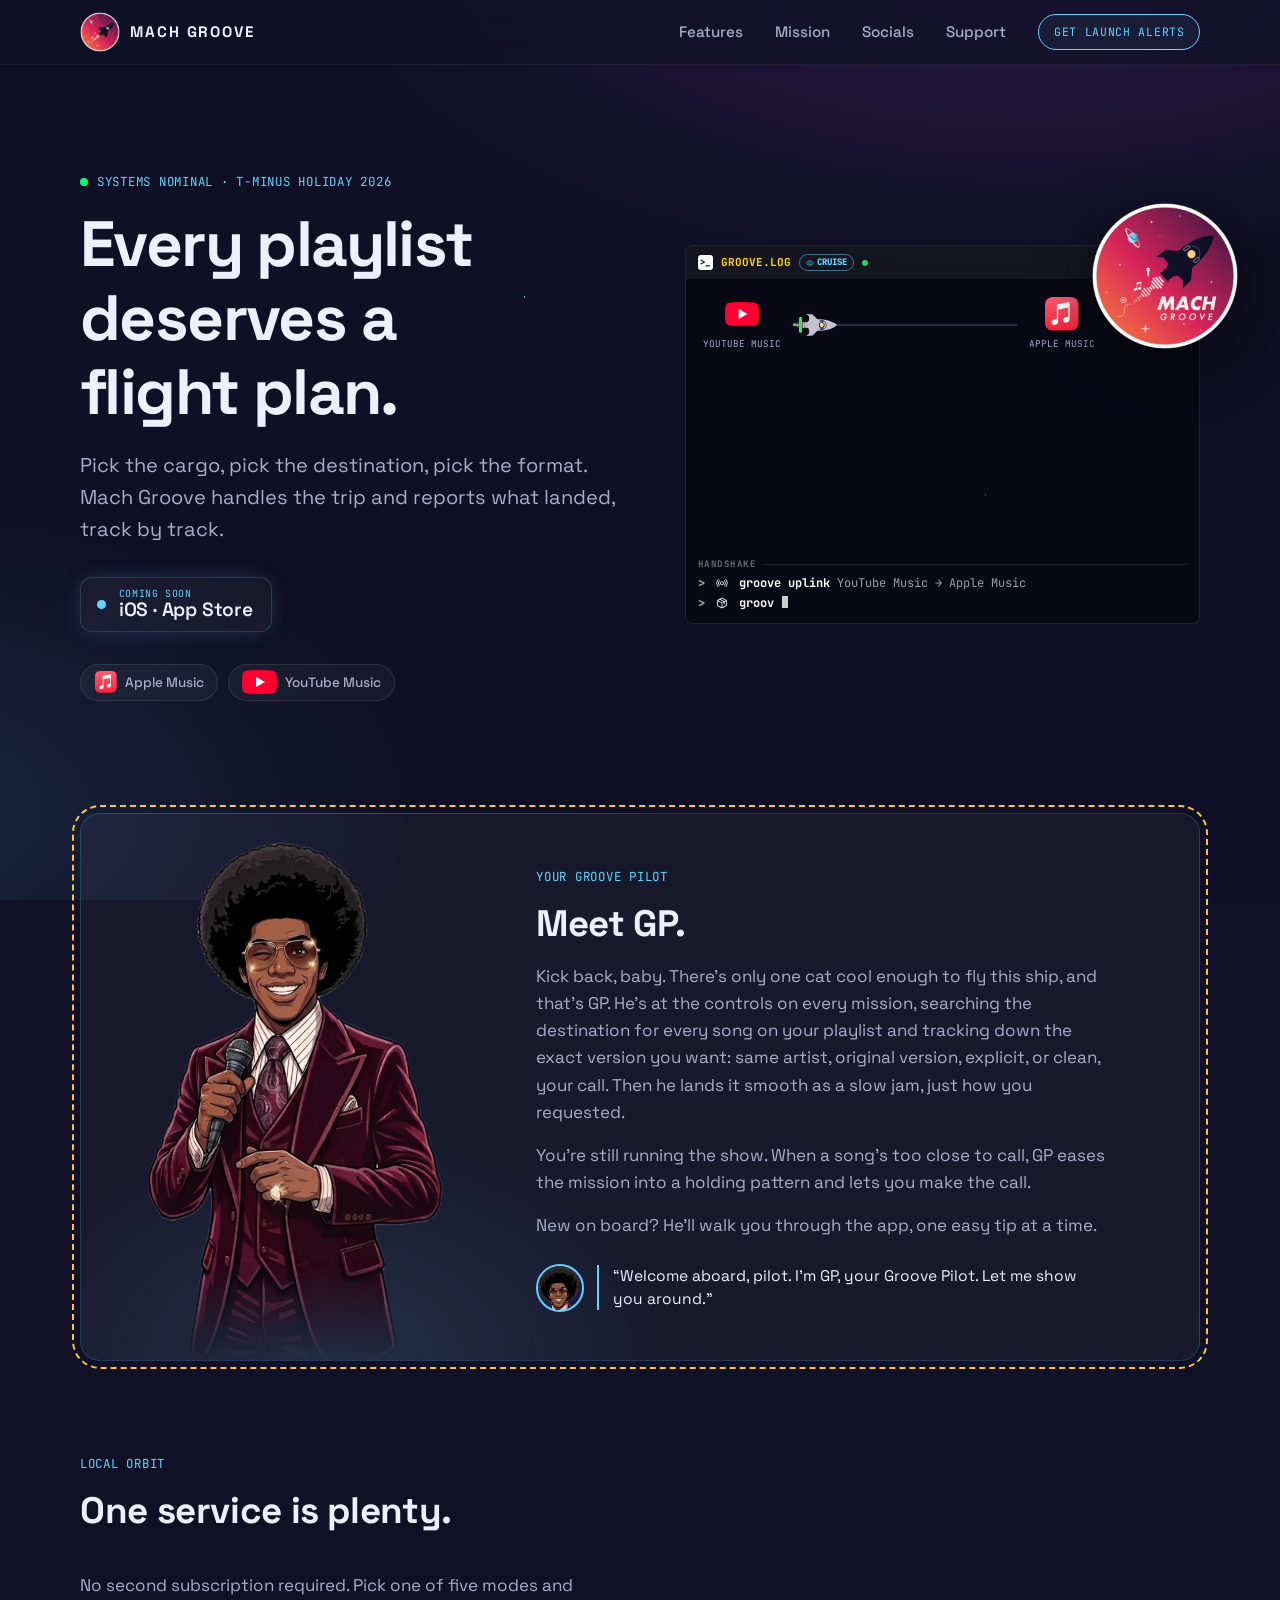
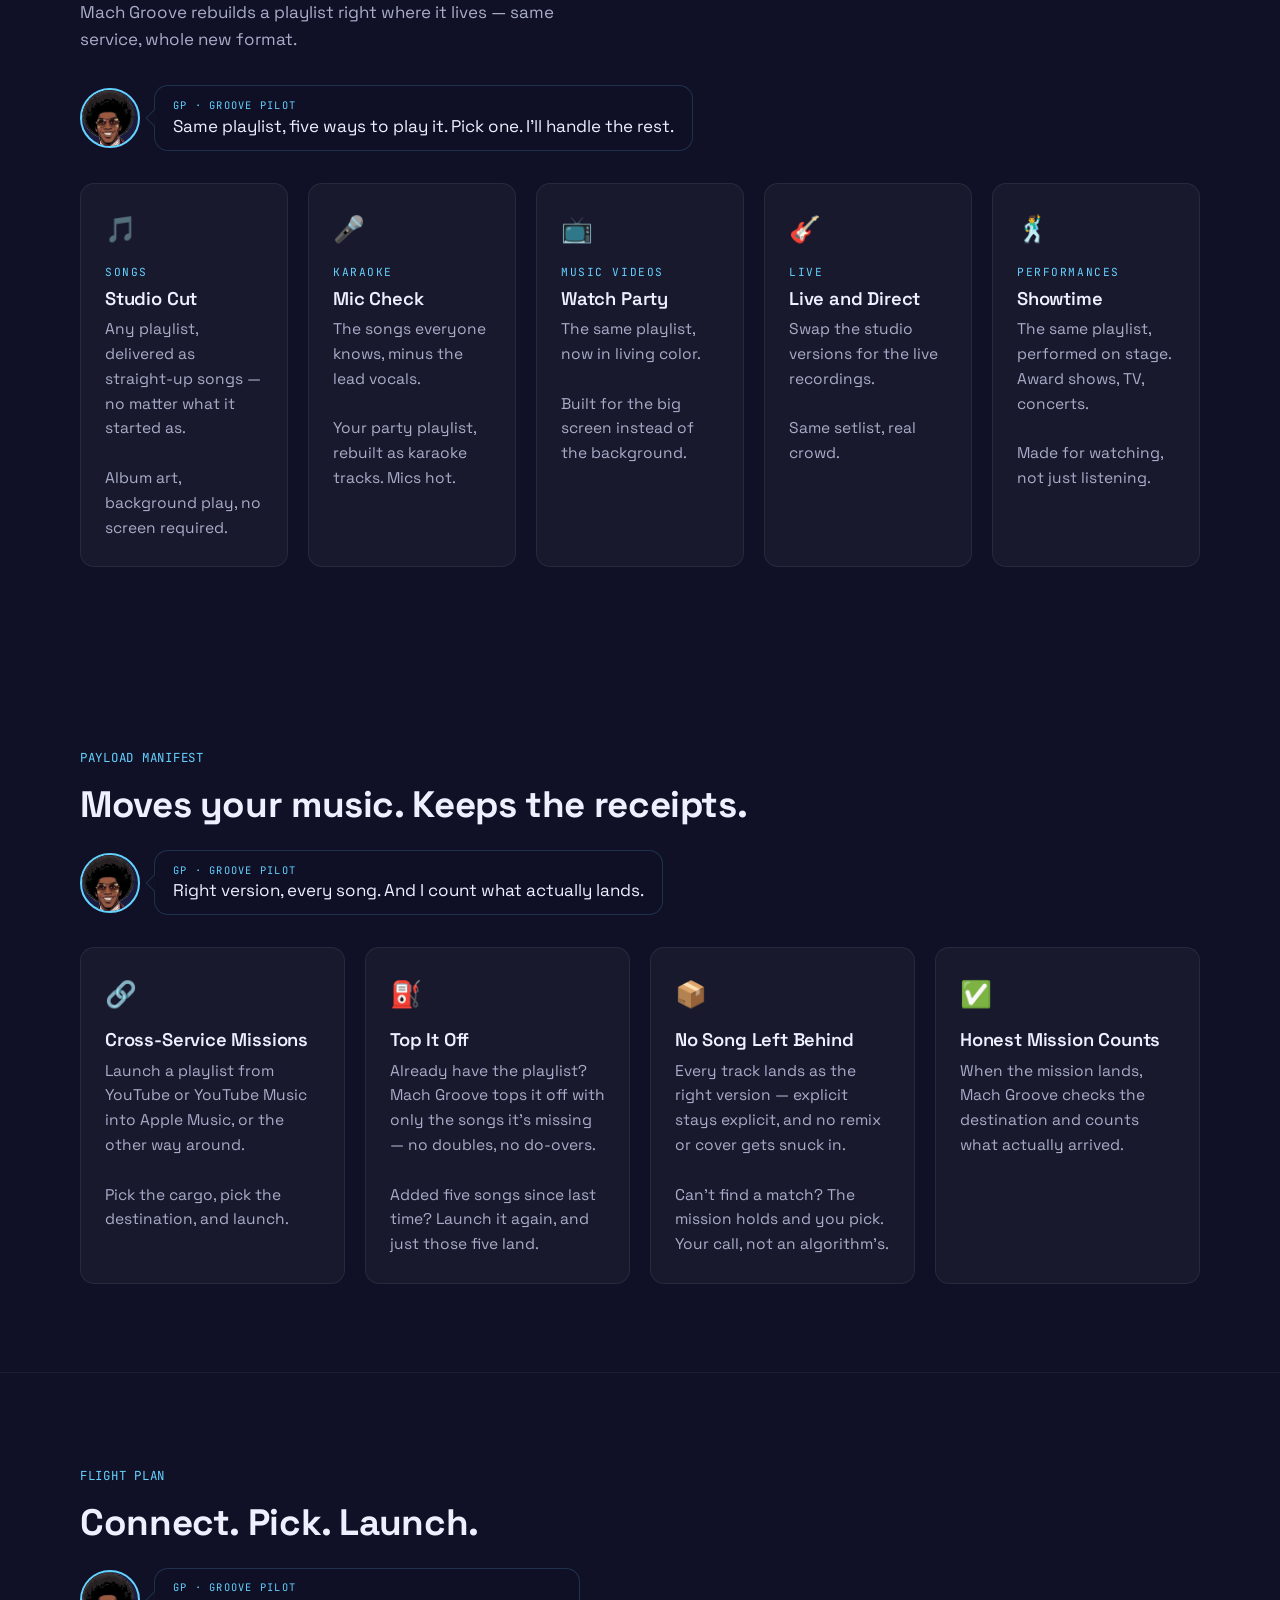
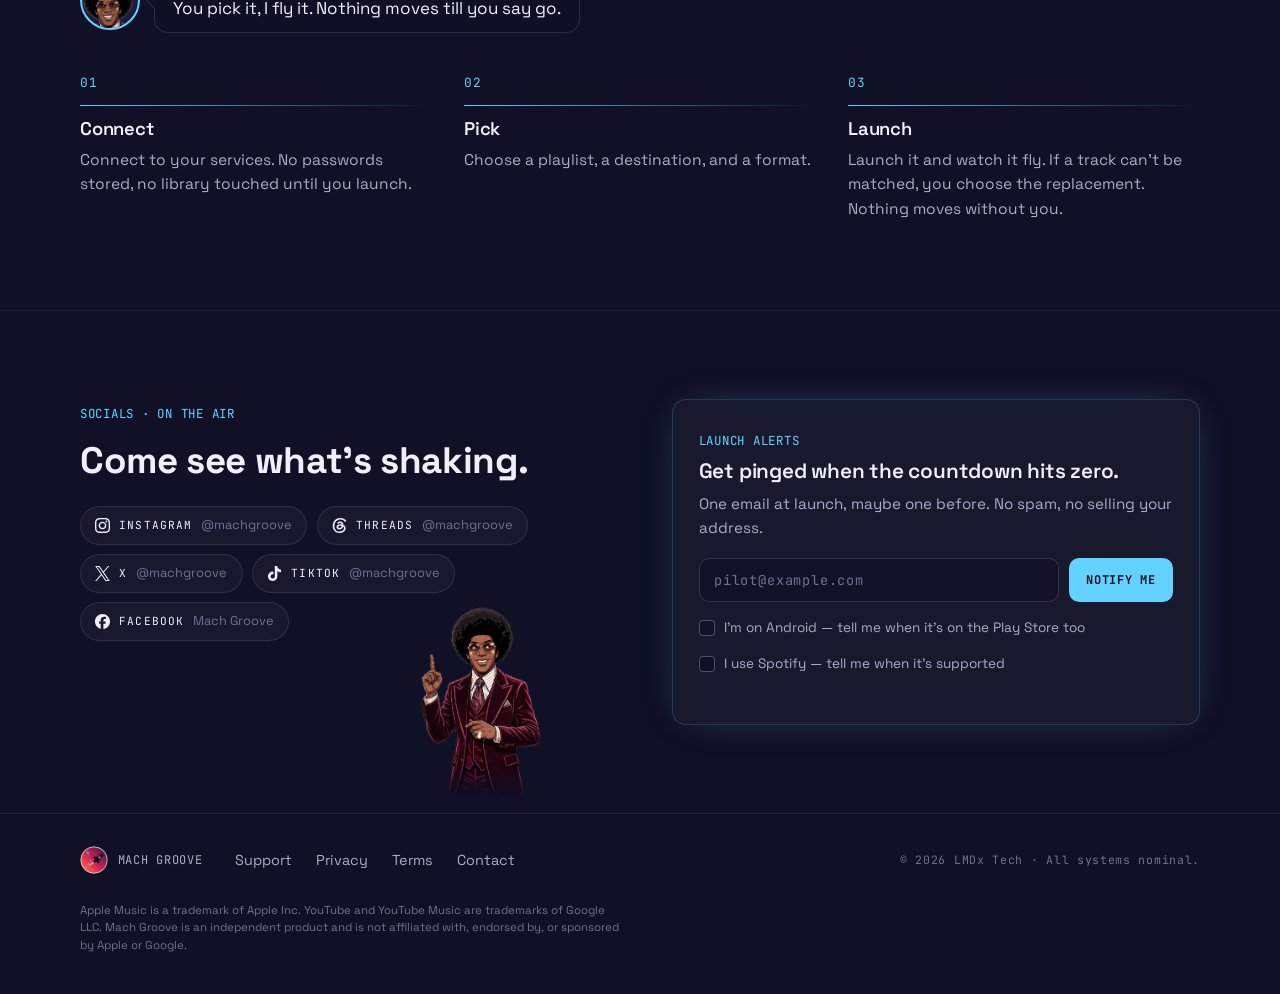
<file: index.html>
<!DOCTYPE html>
<html lang="en">
<head>
  <meta charset="utf-8">
  <meta name="viewport" content="width=device-width, initial-scale=1">
  <title>Mach Groove — Every playlist deserves a flight plan</title>
  <link rel="canonical" href="https://mach-groove.app/">
  <meta name="description" content="Pick the cargo, pick the destination, pick the format. Mach Groove moves your playlists between services and reports what landed, track by track. Coming to the App Store.">
  <meta name="theme-color" content="#101026">
  <meta name="color-scheme" content="dark">

  <!-- Open Graph / Twitter -->
  <meta property="og:type" content="website">
  <meta property="og:site_name" content="Mach Groove">
  <meta property="og:title" content="Mach Groove — Every playlist deserves a flight plan">
  <meta property="og:description" content="Playlists with places to go. No strings attached. Coming to iOS, Holiday 2026.">
  <meta property="og:url" content="https://mach-groove.app/">
  <meta property="og:image" content="https://mach-groove.app/assets/og-card.png?v=b0096">
  <meta property="og:image:width" content="1200">
  <meta property="og:image:height" content="630">
  <meta property="og:image:alt" content="Mach Groove — Every playlist deserves a flight plan. Coming to iOS, T-minus Holiday 2026.">
  <meta name="twitter:card" content="summary_large_image">
  <meta name="twitter:image" content="https://mach-groove.app/assets/og-card.png?v=b0096">

  <link rel="icon" type="image/png" sizes="32x32" href="assets/favicon-32.png?v=sky20261023">
  <link rel="icon" type="image/png" sizes="64x64" href="assets/favicon-64.png?v=sky20261023">
  <link rel="apple-touch-icon" href="assets/apple-touch-icon.png?v=sky20261023">

  <link rel="preconnect" href="https://fonts.googleapis.com">
  <link rel="preconnect" href="https://fonts.gstatic.com" crossorigin>
  <link rel="stylesheet" href="https://fonts.googleapis.com/css2?family=Space+Grotesk:wght@400;500;600;700&family=JetBrains+Mono:wght@400;600&display=swap">
  <link rel="stylesheet" href="css/styles.css?v=b0096g">
  <!-- B-0096: lets the CSS hold GP's cut-outs back until they are fully decoded (no flash of a dark box). -->
  <script>document.documentElement.classList.add('js');</script>
</head>
<body>
  <a class="skip-link" href="#main">Skip to content</a>

  <div class="starfield" aria-hidden="true"></div>

  <header class="site-header">
    <div class="container nav">
      <a class="brand" href="./" aria-label="Mach Groove home">
        <picture><source srcset="assets/logo-circle.webp?v=b0096" type="image/webp"><img class="brand__mark" src="assets/logo-circle.png?v=sky20261023" alt="" width="40" height="40"></picture>
        <span class="brand__word">MACH GROOVE</span>
      </a>
      <button class="nav__toggle" type="button" aria-expanded="false" aria-controls="nav-menu" aria-label="Open menu">
        <span class="nav__toggle-bar" aria-hidden="true"></span>
        <span class="nav__toggle-bar" aria-hidden="true"></span>
        <span class="nav__toggle-bar" aria-hidden="true"></span>
      </button>
      <nav class="nav__menu" id="nav-menu" aria-label="Primary">
        <ul class="nav__links">
          <li><a href="#flip" data-section="flip">Features</a></li>
          <li><a href="#how" data-section="how">Mission</a></li>
          <li><a href="#socials" data-section="socials">Socials</a></li>
          <li><a href="support/">Support</a></li>
        </ul>
        <a class="nav__cta mono" href="#launch-alerts">GET LAUNCH ALERTS</a>
      </nav>
    </div>
  </header>

  <main id="main">

    <!-- ============ HERO ============ -->
    <section class="hero" aria-labelledby="hero-title">
      <div class="container hero__grid">
        <div class="hero__copy">
          <p class="eyebrow mono">
            <span class="status-dot" aria-hidden="true"></span>
            SYSTEMS NOMINAL · T-MINUS HOLIDAY 2026
          </p>
          <h1 id="hero-title" class="hero__title">
            Every playlist deserves a flight plan.
          </h1>
          <p class="hero__lede">
            Pick the cargo, pick the destination, pick the format. Mach Groove handles
            the trip and reports what landed, track by track.
          </p>

          <div class="hero__cta">
            <!-- Text-only until the app is live: Apple licenses the Apple logo / App Store
                 badge only for apps already on the App Store. Swap in the official
                 "Download on the App Store" badge at launch. -->
            <span class="badge-soon">
              <span class="badge-soon__dot" aria-hidden="true"></span>
              <span class="badge-soon__text">
                <span class="badge-soon__small mono">COMING SOON</span>
                <span class="badge-soon__big">iOS · App Store</span>
              </span>
            </span>
          </div>

          <ul class="service-strip" aria-label="Supported services">
            <li class="service service--apple"><img class="service__logo" src="assets/apple-music-icon.svg" alt="" width="22" height="22">Apple Music</li>
            <li class="service service--youtube"><img class="service__logo service__logo--yt" src="assets/youtube-icon.png?v=b0067" alt="" width="34" height="24">YouTube Music</li>
          </ul>
        </div>

        <!-- Terminal mission log -->
          <!-- B-0064: mission-log glyphs. The app uses Apple's SF Symbols, which may not be used on
               the web, so the site draws the same meanings with Phosphor Icons (MIT License,
               Copyright (c) 2023 Phosphor Icons, https://phosphoricons.com). The rocket is our DMD-X1. -->
          <svg width="0" height="0" style="position:absolute" aria-hidden="true" focusable="false"><defs>
            <symbol id="lg-uplink" viewBox="0 0 256 256"><path d="M128,88a40,40,0,1,0,40,40A40,40,0,0,0,128,88Zm0,64a24,24,0,1,1,24-24A24,24,0,0,1,128,152Zm73.71,7.14a80,80,0,0,1-14.08,22.2,8,8,0,0,1-11.92-10.67,63.95,63.95,0,0,0,0-85.33,8,8,0,1,1,11.92-10.67,80.08,80.08,0,0,1,14.08,84.47ZM69,103.09a64,64,0,0,0,11.26,67.58,8,8,0,0,1-11.92,10.67,79.93,79.93,0,0,1,0-106.67A8,8,0,1,1,80.29,85.34,63.77,63.77,0,0,0,69,103.09ZM248,128a119.58,119.58,0,0,1-34.29,84,8,8,0,1,1-11.42-11.2,103.9,103.9,0,0,0,0-145.56A8,8,0,1,1,213.71,44,119.58,119.58,0,0,1,248,128ZM53.71,200.78A8,8,0,1,1,42.29,212a119.87,119.87,0,0,1,0-168,8,8,0,1,1,11.42,11.2,103.9,103.9,0,0,0,0,145.56Z"/></symbol>
            <symbol id="lg-cargo" viewBox="0 0 256 256"><path d="M223.68,66.15,135.68,18a15.88,15.88,0,0,0-15.36,0l-88,48.17a16,16,0,0,0-8.32,14v95.64a16,16,0,0,0,8.32,14l88,48.17a15.88,15.88,0,0,0,15.36,0l88-48.17a16,16,0,0,0,8.32-14V80.18A16,16,0,0,0,223.68,66.15ZM128,32l80.34,44-29.77,16.3-80.35-44ZM128,120,47.66,76l33.9-18.56,80.34,44ZM40,90l80,43.78v85.79L40,175.82Zm176,85.78h0l-80,43.79V133.82l32-17.51V152a8,8,0,0,0,16,0V107.55L216,90v85.77Z"/></symbol>
            <symbol id="lg-songs" viewBox="0 0 256 256"><path d="M212.92,17.69a8,8,0,0,0-6.86-1.45l-128,32A8,8,0,0,0,72,56V166.08A36,36,0,1,0,88,196V110.25l112-28v51.83A36,36,0,1,0,216,164V24A8,8,0,0,0,212.92,17.69ZM52,216a20,20,0,1,1,20-20A20,20,0,0,1,52,216ZM88,93.75V62.25l112-28v31.5ZM180,184a20,20,0,1,1,20-20A20,20,0,0,1,180,184Z"/></symbol>
            <symbol id="lg-scan" viewBox="0 0 256 256"><g transform="translate(-8 -6) scale(.84)"><path d="M56,96v64a8,8,0,0,1-16,0V96a8,8,0,0,1,16,0ZM88,24a8,8,0,0,0-8,8V224a8,8,0,0,0,16,0V32A8,8,0,0,0,88,24Zm40,32a8,8,0,0,0-8,8V192a8,8,0,0,0,16,0V64A8,8,0,0,0,128,56Zm40,32a8,8,0,0,0-8,8v64a8,8,0,0,0,16,0V96A8,8,0,0,0,168,88Zm40-16a8,8,0,0,0-8,8v96a8,8,0,0,0,16,0V80A8,8,0,0,0,208,72Z"/></g><g transform="translate(150 150) scale(.42)"><path d="M229.66,218.34l-50.07-50.06a88.11,88.11,0,1,0-11.31,11.31l50.06,50.07a8,8,0,0,0,11.32-11.32ZM40,112a72,72,0,1,1,72,72A72.08,72.08,0,0,1,40,112Z"/></g></symbol>
            <symbol id="lg-hold" viewBox="0 0 256 256"><path d="M216,104v48a88,88,0,0,1-176,0V64a16,16,0,0,1,32,0v56a8,8,0,0,0,16,0V32a16,16,0,0,1,32,0v80a8,8,0,0,0,16,0V48a16,16,0,0,1,32,0v80.67A48.08,48.08,0,0,0,128,176a8,8,0,0,0,16,0,32,32,0,0,1,32-32,8,8,0,0,0,8-8V104a16,16,0,0,1,32,0Z"/></symbol>
            <symbol id="lg-verified" viewBox="0 0 256 256"><path d="M225.86,102.82c-3.77-3.94-7.67-8-9.14-11.57-1.36-3.27-1.44-8.69-1.52-13.94-.15-9.76-.31-20.82-8-28.51s-18.75-7.85-28.51-8c-5.25-.08-10.67-.16-13.94-1.52-3.56-1.47-7.63-5.37-11.57-9.14C146.28,23.51,138.44,16,128,16s-18.27,7.51-25.18,14.14c-3.94,3.77-8,7.67-11.57,9.14C88,40.64,82.56,40.72,77.31,40.8c-9.76.15-20.82.31-28.51,8S41,67.55,40.8,77.31c-.08,5.25-.16,10.67-1.52,13.94-1.47,3.56-5.37,7.63-9.14,11.57C23.51,109.72,16,117.56,16,128s7.51,18.27,14.14,25.18c3.77,3.94,7.67,8,9.14,11.57,1.36,3.27,1.44,8.69,1.52,13.94.15,9.76.31,20.82,8,28.51s18.75,7.85,28.51,8c5.25.08,10.67.16,13.94,1.52,3.56,1.47,7.63,5.37,11.57,9.14C109.72,232.49,117.56,240,128,240s18.27-7.51,25.18-14.14c3.94-3.77,8-7.67,11.57-9.14,3.27-1.36,8.69-1.44,13.94-1.52,9.76-.15,20.82-.31,28.51-8s7.85-18.75,8-28.51c.08-5.25.16-10.67,1.52-13.94,1.47-3.56,5.37-7.63,9.14-11.57C232.49,146.28,240,138.44,240,128S232.49,109.73,225.86,102.82Zm-52.2,6.84-56,56a8,8,0,0,1-11.32,0l-24-24a8,8,0,0,1,11.32-11.32L112,148.69l50.34-50.35a8,8,0,0,1,11.32,11.32Z"/></symbol>
            <symbol id="lg-complete" viewBox="0 0 256 256"><path d="M227.32,48.75A8,8,0,0,0,218.76,50c-28,24.22-51.72,12.48-79.21-1.13C111.07,34.76,78.78,18.79,42.76,50A8,8,0,0,0,40,56V224a8,8,0,0,0,16,0V179.77c26.79-21.16,49.87-9.75,76.45,3.41,28.49,14.09,60.77,30.06,96.79-1.13a8,8,0,0,0,2.76-6V56A8,8,0,0,0,227.32,48.75ZM216,71.6v40.65c-14,11.06-27,13.22-40,10.88V79.34A60.05,60.05,0,0,0,216,71.6Zm-56,3.76v43c-6.66-2.67-13.43-6-20.45-9.48-8.82-4.37-18-8.91-27.55-12.18v-43c6.66,2.66,13.43,6,20.45,9.48C141.27,67.55,150.46,72.09,160,75.36ZM96,48.91V92.69a60.06,60.06,0,0,0-40,7.75V59.78C70,48.72,83,46.57,96,48.91ZM86.58,152A60.06,60.06,0,0,0,56,160.43V119.78c14-11.06,27-13.22,40-10.88v43.8A65.61,65.61,0,0,0,86.58,152ZM112,156.67v-43c6.66,2.66,13.43,6,20.45,9.48,8.82,4.37,18,8.9,27.55,12.17v43c-6.66-2.67-13.43-6-20.45-9.48C130.73,164.47,121.54,159.94,112,156.67Zm64,26.45v-43.8a65.61,65.61,0,0,0,9.42.72A60.11,60.11,0,0,0,216,131.57v40.68C202,183.31,189,185.46,176,183.12Z"/></symbol>
            <symbol id="lg-eye" viewBox="0 0 256 256"><path d="M247.31,124.76c-.35-.79-8.82-19.58-27.65-38.41C194.57,61.26,162.88,48,128,48S61.43,61.26,36.34,86.35C17.51,105.18,9,124,8.69,124.76a8,8,0,0,0,0,6.5c.35.79,8.82,19.57,27.65,38.4C61.43,194.74,93.12,208,128,208s66.57-13.26,91.66-38.34c18.83-18.83,27.3-37.61,27.65-38.4A8,8,0,0,0,247.31,124.76ZM128,192c-30.78,0-57.67-11.19-79.93-33.25A133.47,133.47,0,0,1,25,128,133.33,133.33,0,0,1,48.07,97.25C70.33,75.19,97.22,64,128,64s57.67,11.19,79.93,33.25A133.46,133.46,0,0,1,231.05,128C223.84,141.46,192.43,192,128,192Zm0-112a48,48,0,1,0,48,48A48.05,48.05,0,0,0,128,80Zm0,80a32,32,0,1,1,32-32A32,32,0,0,1,128,160Z"/></symbol>
            <symbol id="lg-deliver" viewBox="0 0 184 92"><g transform="translate(104 46) rotate(90)"><path d="M-22,0 L-44,22 L-46,48 L-34,36 L-14,38Z"/><path d="M22,0 L44,22 L46,48 L34,36 L14,38Z"/><path d="M-10,56 L-14,64 L14,64 L10,56Z"/><rect x="-12" y="46" width="24" height="10"/><path d="M0,-80 C20,-60 26,-20 24,10 C22,30 16,40 12,46 L-12,46 C-16,40 -22,30 -24,10 C-26,-20 -20,-60 0,-80Z"/><circle cx="0" cy="-16" r="10" fill="#101026"/><circle cx="0" cy="-16" r="7" fill="#ffd27a"/></g></symbol>
          </defs></svg>
        <div class="hero__visual">
          <div class="terminal" role="img" aria-label="Animated mission log: the Grown Folks Gravity playlist launched from YouTube Music to Apple Music in Songs mode, alternating the cruise summary and the full pilot view. Uplink, cargo loaded, ten tracks scanned, one near match, the pilot resolving one, delivery verified, mission complete.">
            <!-- B-0064: the app's own header — terminal tile, log title, CRUISE chip, status dot.
                 B-0096: the title follows the app's B-0097 rename, MISSION_LOG.EXE → GROOVE.LOG. -->
            <div class="terminal__bar" aria-hidden="true">
              <span class="terminal__tile mono">&gt;_</span>
              <span class="terminal__title mono">GROOVE.LOG</span>
              <span class="terminal__chip mono" id="log-chip"><svg><use href="#lg-eye"/></svg><span id="log-chip-label">CRUISE</span></span>
              <span class="terminal__dot"></span>
            </div>

            <div class="beam" id="beam" data-state="scanning" aria-hidden="true">
              <div class="beam__node beam__node--origin">
                <img class="beam__logo" src="assets/youtube-icon.png?v=b0067" alt="" width="34" height="34">
                <span class="beam__label mono">YOUTUBE MUSIC</span>
              </div>
              <div class="beam__track">
                <span class="beam__line"></span>
                <span class="beam__fill"></span>
                <span class="beam__eq"></span>
                <!-- IV-0048: DMD-X1, the logo's rocket (mach-groove-logo.svg #rk) turned to fly right —
                     same paths as the app's RocketGlyph. Silver hull on the dark page; the ear cups
                     are the transfer-state light, driven by the mission log (js/main.js). -->
              <svg class="beam__rocket" viewBox="0 0 184 92" aria-hidden="true">
                <g class="beam__exhaust" fill="#fe8638">
                  <rect x="31.75" y="33" width="4.5" height="26" rx="1"/>
                  <rect x="24.75" y="29" width="4.5" height="34" rx="1" opacity=".85"/>
                  <rect x="17.75" y="35" width="4.5" height="22" rx="1" opacity=".65"/>
                  <rect x="10.75" y="38" width="4.5" height="16" rx="1" opacity=".45"/>
                  <rect x="3.75"  y="41" width="4.5" height="10" rx="1" opacity=".3"/>
                </g>
                <g transform="translate(104 46) rotate(90)">
                  <g fill="#c4c2ce">
                    <path d="M-22,0 L-44,22 L-46,48 L-34,36 L-14,38Z"/><path d="M22,0 L44,22 L46,48 L34,36 L14,38Z"/>
                    <path d="M-10,56 L-14,64 L14,64 L10,56Z"/><rect x="-12" y="46" width="24" height="10"/>
                    <path d="M0,-80 C20,-60 26,-20 24,10 C22,30 16,40 12,46 L-12,46 C-16,40 -22,30 -24,10 C-26,-20 -20,-60 0,-80Z"/>
                  </g>
                  <circle cx="0" cy="-16" r="12" fill="#101026"/><circle cx="0" cy="-16" r="9" fill="#ffd27a"/>
                  <path d="M-17,-18 A17,17 0 0 1 17,-18" fill="none" stroke="#34345e" stroke-width="3"/>
                  <rect class="beam__cup" x="-20" y="-23" width="6" height="14" rx="2" stroke="#101026" stroke-width="1.2"/>
                  <rect class="beam__cup" x="14" y="-23" width="6" height="14" rx="2" stroke="#101026" stroke-width="1.2"/>
                </g>
              </svg>
              </div>
              <div class="beam__node beam__node--dest">
                <img class="beam__logo" src="assets/apple-music-icon.svg" alt="" width="34" height="34">
                <span class="beam__label mono">APPLE MUSIC</span>
              </div>
            </div>

            <div class="terminal__log mono" id="mission-log" aria-hidden="true"></div>
          </div>
          <picture><source srcset="assets/logo-wordmark.webp?v=b0096" type="image/webp"><img class="hero__logo" src="assets/logo-wordmark.png?v=sky20261023" alt="" width="500" height="500" aria-hidden="true"></picture>
        </div>
      </div>
    </section>

    <!-- ============ MEET GP (B-0096) ============ -->
    <!-- GP, the Groove Pilot: the app's mascot (IV-0055 coach tips, B-0095 splash).
         Art is the ringed B-0099 mic wink, cut from the FINAL with drafts/marketing/gp/tools. -->
    <section class="meet-gp" id="gp" aria-labelledby="gp-title">
      <div class="container">
        <div class="meet">
          <div class="meet__art gp-cutout">
            <picture>
              <source srcset="assets/gp/gp-wink-full.webp" type="image/webp">
              <img src="assets/gp/gp-wink-full.png" alt="GP, the Groove Pilot, in a burgundy velvet suit and gold aviators, holding a mic and winking" width="513" height="900" onerror="var p=this.parentNode,s=p.querySelector('source');if(s){s.remove();this.src=this.src;}">
            </picture>
          </div>
          <div class="meet__body">
            <p class="eyebrow mono">YOUR GROOVE PILOT</p>
            <h2 id="gp-title" class="section-title">Meet GP.</h2>
            <p>Kick back, baby. There's only one cat cool enough to fly this ship, and that's GP. He's at the controls on every mission, searching the destination for every song on your playlist and tracking down the exact version you want: same artist, original version, explicit, or clean, your call. Then he lands it smooth as a slow jam, just how you requested.</p>
            <p>You're still running the show. When a song's too close to call, GP eases the mission into a holding pattern and lets you make the call.</p>
            <p>New on board? He'll walk you through the app, one easy tip at a time.</p>
            <p class="meet__quote">
              <span class="gp-face" aria-hidden="true"><span class="gp-face__pair">
                <picture><source srcset="assets/gp/gp-face-wink.webp" type="image/webp"><img src="assets/gp/gp-face-wink.png" alt="" width="152" height="160" onerror="var p=this.parentNode,s=p.querySelector('source');if(s){s.remove();this.src=this.src;}"></picture>
                <picture class="gp-face__open"><source srcset="assets/gp/gp-face.webp" type="image/webp"><img src="assets/gp/gp-face.png" alt="" width="152" height="160" onerror="var p=this.parentNode,s=p.querySelector('source');if(s){s.remove();this.src=this.src;}"></picture>
              </span></span>
              <q>Welcome aboard, pilot. I'm GP, your Groove Pilot. Let me show you around.</q>
            </p>
          </div>
        </div>
      </div>
    </section>

    <!-- ============ SAME-SERVICE FORMAT FLIP ============ -->
    <section class="flip features" id="flip" aria-labelledby="flip-title">
      <div class="container">
        <p class="eyebrow mono">LOCAL ORBIT</p>
        <h2 id="flip-title" class="section-title">One service is plenty.</h2>
        <p class="flip__lede">No second subscription required. Pick one of five modes and Mach Groove rebuilds a playlist right where it lives — same service, whole new format.</p>
        <!-- B-0096: GP's host line, his winking face from the app's coach tips. -->
        <p class="gp-line">
          <span class="gp-face" aria-hidden="true"><span class="gp-face__pair">
            <picture><source srcset="assets/gp/gp-face-wink.webp" type="image/webp"><img src="assets/gp/gp-face-wink.png" alt="" width="152" height="160" onerror="var p=this.parentNode,s=p.querySelector('source');if(s){s.remove();this.src=this.src;}"></picture>
            <picture class="gp-face__open"><source srcset="assets/gp/gp-face.webp" type="image/webp"><img src="assets/gp/gp-face.png" alt="" width="152" height="160" onerror="var p=this.parentNode,s=p.querySelector('source');if(s){s.remove();this.src=this.src;}"></picture>
          </span></span>
          <span class="gp-line__say"><span class="gp-line__who mono">GP · GROOVE PILOT</span>Same playlist, five ways to play it. Pick one. I'll handle the rest.</span>
        </p>

        <div class="feature-grid feature-grid--five">
          <article class="card">
            <div class="card__icon" aria-hidden="true">🎵</div>
            <p class="card__mode mono">SONGS</p>
            <h3 class="card__title">Studio Cut</h3>
            <p>Any playlist, delivered as straight-up songs — no matter what it started as.</p>
            <p>Album art, background play, no screen required.</p>
          </article>
          <article class="card">
            <div class="card__icon" aria-hidden="true">🎤</div>
            <p class="card__mode mono">KARAOKE</p>
            <h3 class="card__title">Mic Check</h3>
            <p>The songs everyone knows, minus the lead vocals.</p>
            <p>Your party playlist, rebuilt as karaoke tracks. Mics hot.</p>
          </article>
          <article class="card">
            <div class="card__icon" aria-hidden="true">📺</div>
            <p class="card__mode mono">MUSIC VIDEOS</p>
            <h3 class="card__title">Watch Party</h3>
            <p>The same playlist, now in living color.</p>
            <p>Built for the big screen instead of the background.</p>
          </article>
          <article class="card">
            <div class="card__icon" aria-hidden="true">🎸</div>
            <p class="card__mode mono">LIVE</p>
            <h3 class="card__title">Live and Direct</h3>
            <p>Swap the studio versions for the live recordings.</p>
            <p>Same setlist, real crowd.</p>
          </article>
          <article class="card">
            <div class="card__icon" aria-hidden="true">🕺</div>
            <p class="card__mode mono">PERFORMANCES</p>
            <h3 class="card__title">Showtime</h3>
            <p>The same playlist, performed on stage. Award shows, TV, concerts.</p>
            <p>Made for watching, not just listening.</p>
          </article>
        </div>
      </div>
    </section>

    <!-- ============ FEATURES ============ -->
    <section class="features" id="features" aria-labelledby="features-title">
      <div class="container">
        <p class="eyebrow mono">PAYLOAD MANIFEST</p>
        <h2 id="features-title" class="section-title">Moves your music. Keeps the receipts.</h2>
        <!-- B-0096: GP's line on the receipts. -->
        <p class="gp-line">
          <span class="gp-face" aria-hidden="true"><span class="gp-face__pair">
            <picture><source srcset="assets/gp/gp-face-wink.webp" type="image/webp"><img src="assets/gp/gp-face-wink.png" alt="" width="152" height="160" onerror="var p=this.parentNode,s=p.querySelector('source');if(s){s.remove();this.src=this.src;}"></picture>
            <picture class="gp-face__open"><source srcset="assets/gp/gp-face.webp" type="image/webp"><img src="assets/gp/gp-face.png" alt="" width="152" height="160" onerror="var p=this.parentNode,s=p.querySelector('source');if(s){s.remove();this.src=this.src;}"></picture>
          </span></span>
          <span class="gp-line__say"><span class="gp-line__who mono">GP · GROOVE PILOT</span>Right version, every song. And I count what actually lands.</span>
        </p>

        <div class="feature-grid">
          <article class="card">
            <div class="card__icon" aria-hidden="true">🔗</div>
            <h3 class="card__title">Cross-Service Missions</h3>
            <p>Launch a playlist from YouTube or YouTube Music into Apple Music, or the other way around.</p>
            <p>Pick the cargo, pick the destination, and launch.</p>
          </article>
          <article class="card">
            <div class="card__icon" aria-hidden="true">⛽</div>
            <h3 class="card__title">Top It Off</h3>
            <p>Already have the playlist? Mach Groove tops it off with only the songs it's missing — no doubles, no do-overs.</p>
            <p>Added five songs since last time? Launch it again, and just those five land.</p>
          </article>
          <article class="card">
            <div class="card__icon" aria-hidden="true">📦</div>
            <h3 class="card__title">No Song Left Behind</h3>
            <p>Every track lands as the right version — explicit stays explicit, and no remix or cover gets snuck in.</p>
            <p>Can't find a match? The mission holds and you pick. Your call, not an algorithm's.</p>
          </article>
          <article class="card">
            <div class="card__icon" aria-hidden="true">✅</div>
            <h3 class="card__title">Honest Mission Counts</h3>
            <p>When the mission lands, Mach Groove checks the destination and counts what actually arrived.</p>
          </article>
        </div>
      </div>
    </section>

    <!-- ============ HOW IT WORKS ============ -->
    <section class="how" id="how" aria-labelledby="how-title">
      <div class="container">
        <p class="eyebrow mono">FLIGHT PLAN</p>
        <h2 id="how-title" class="section-title">Connect. Pick. Launch.</h2>
        <!-- B-0096: GP's line on the flight plan. -->
        <p class="gp-line">
          <span class="gp-face" aria-hidden="true"><span class="gp-face__pair">
            <picture><source srcset="assets/gp/gp-face-wink.webp" type="image/webp"><img src="assets/gp/gp-face-wink.png" alt="" width="152" height="160" onerror="var p=this.parentNode,s=p.querySelector('source');if(s){s.remove();this.src=this.src;}"></picture>
            <picture class="gp-face__open"><source srcset="assets/gp/gp-face.webp" type="image/webp"><img src="assets/gp/gp-face.png" alt="" width="152" height="160" onerror="var p=this.parentNode,s=p.querySelector('source');if(s){s.remove();this.src=this.src;}"></picture>
          </span></span>
          <span class="gp-line__say"><span class="gp-line__who mono">GP · GROOVE PILOT</span>You pick it, I fly it. Nothing moves till you say go.</span>
        </p>

        <ol class="steps">
          <li class="step">
            <span class="step__num mono">01</span>
            <h3 class="step__title">Connect</h3>
            <p>Connect to your services. No passwords stored, no library touched until you launch.</p>
          </li>
          <li class="step">
            <span class="step__num mono">02</span>
            <h3 class="step__title">Pick</h3>
            <p>Choose a playlist, a destination, and a format.</p>
          </li>
          <li class="step">
            <span class="step__num mono">03</span>
            <h3 class="step__title">Launch</h3>
            <p>Launch it and watch it fly. If a track can't be matched, you choose the replacement. Nothing moves without you.</p>
          </li>
        </ol>
      </div>
    </section>

    <!-- ============ SOCIALS + LAUNCH ALERTS ============ -->
    <section class="socials" id="socials" aria-labelledby="socials-title">
      <div class="container socials__grid">
        <div>
          <p class="eyebrow mono">SOCIALS · ON THE AIR</p>
          <h2 id="socials-title" class="section-title">Come see what's shaking.</h2>
          <!-- Live handles (IV-0028). A chip stays aria-disabled until its profile exists. -->
          <div class="socials__chips">
          <ul class="social-list">
            <li><a class="social" href="https://www.instagram.com/machgroove/" target="_blank" rel="noopener noreferrer me" data-platform="instagram"><span class="social__icon" aria-hidden="true"></span><span class="mono">INSTAGRAM</span><span class="social__handle">@machgroove</span></a></li>
            <li><a class="social" href="https://www.threads.com/@machgroove" target="_blank" rel="noopener noreferrer me" data-platform="threads"><span class="social__icon" aria-hidden="true"></span><span class="mono">THREADS</span><span class="social__handle">@machgroove</span></a></li>
            <li><a class="social" href="https://x.com/machgroove" target="_blank" rel="noopener noreferrer me" data-platform="x"><span class="social__icon" aria-hidden="true"></span><span class="mono">X</span><span class="social__handle">@machgroove</span></a></li>
            <li><a class="social" href="https://www.tiktok.com/@machgroove" target="_blank" rel="noopener noreferrer me" data-platform="tiktok"><span class="social__icon" aria-hidden="true"></span><span class="mono">TIKTOK</span><span class="social__handle">@machgroove</span></a></li>
            <li><a class="social" href="https://www.facebook.com/profile.php?id=61594497351598" target="_blank" rel="noopener noreferrer me" data-platform="facebook"><span class="social__icon" aria-hidden="true"></span><span class="mono">FACEBOOK</span><span class="social__handle">Mach Groove</span></a></li>
          </ul>
          <!-- B-0096: GP points up at the socials, in the empty space under the chips (desktop); under them on a phone. -->
          <div class="socials__gp gp-cutout" aria-hidden="true">
            <picture>
              <source srcset="assets/gp/gp-point-up.webp" type="image/webp">
              <img src="assets/gp/gp-point-up.png" alt="" width="574" height="900" onerror="var p=this.parentNode,s=p.querySelector('source');if(s){s.remove();this.src=this.src;}">
            </picture>
          </div>
          </div>
        </div>

        <form class="alerts" id="launch-alerts" action="https://mach-groove-api-1024392051564.us-central1.run.app/launch-alerts" method="post" novalidate aria-labelledby="alerts-title">
          <p class="eyebrow mono">LAUNCH ALERTS</p>
          <h3 id="alerts-title" class="alerts__title">Get pinged when the countdown hits zero.</h3>
          <p class="alerts__lede">One email at launch, maybe one before. No spam, no selling your address.</p>
          <div class="alerts__row">
            <label class="sr-only" for="alerts-email">Email address</label>
            <input class="alerts__input mono" id="alerts-email" name="email" type="email" inputmode="email" autocomplete="email" placeholder="pilot@example.com" required>
            <button class="alerts__btn mono" type="submit">NOTIFY ME</button>
          </div>
          <!-- Android demand signal: no date promised, just a count to decide by. -->
          <label class="alerts__check">
            <input type="checkbox" name="android" value="yes">
            <span class="alerts__checkbox" aria-hidden="true"></span>
            <span>I'm on Android — tell me when it's on the Play Store too</span>
          </label>
          <!-- IV-0024: Spotify demand signal. Website only: the app says nothing about Spotify while it's switched off. -->
          <label class="alerts__check">
            <input type="checkbox" name="spotify" value="yes">
            <span class="alerts__checkbox" aria-hidden="true"></span>
            <span>I use Spotify — tell me when it's supported</span>
          </label>
          <!-- Honeypot: bots fill every field; humans never see this one. -->
          <input class="alerts__hp" type="text" name="callsign" tabindex="-1" autocomplete="off" aria-hidden="true">
          <p class="alerts__status mono" aria-live="polite"></p>
        </form>
      </div>
    </section>

  </main>

  <footer class="site-footer">
    <div class="container footer">
      <div class="footer__brand">
        <picture><source srcset="assets/logo-circle.webp?v=b0096" type="image/webp"><img src="assets/logo-circle.png?v=sky20261023" alt="" width="28" height="28"></picture>
        <span class="mono">MACH GROOVE</span>
      </div>
      <ul class="footer__links">
        <li><a href="support/">Support</a></li>
        <li><a href="privacy/">Privacy</a></li>
        <li><a href="terms/">Terms</a></li>
        <li><a href="mailto:hello@mach-groove.app">Contact</a></li>
      </ul>
      <p class="footer__copy mono">© <span id="year">2026</span> LMDx Tech · All systems nominal.</p>
      <p class="footer__legal">Apple Music is a trademark of Apple Inc. YouTube and YouTube Music are trademarks of Google LLC. Mach Groove is an independent product and is not affiliated with, endorsed by, or sponsored by Apple or Google.</p>
    </div>
  </footer>

  <script src="js/main.js?v=b0096d" defer></script>
</body>
</html>
</file>
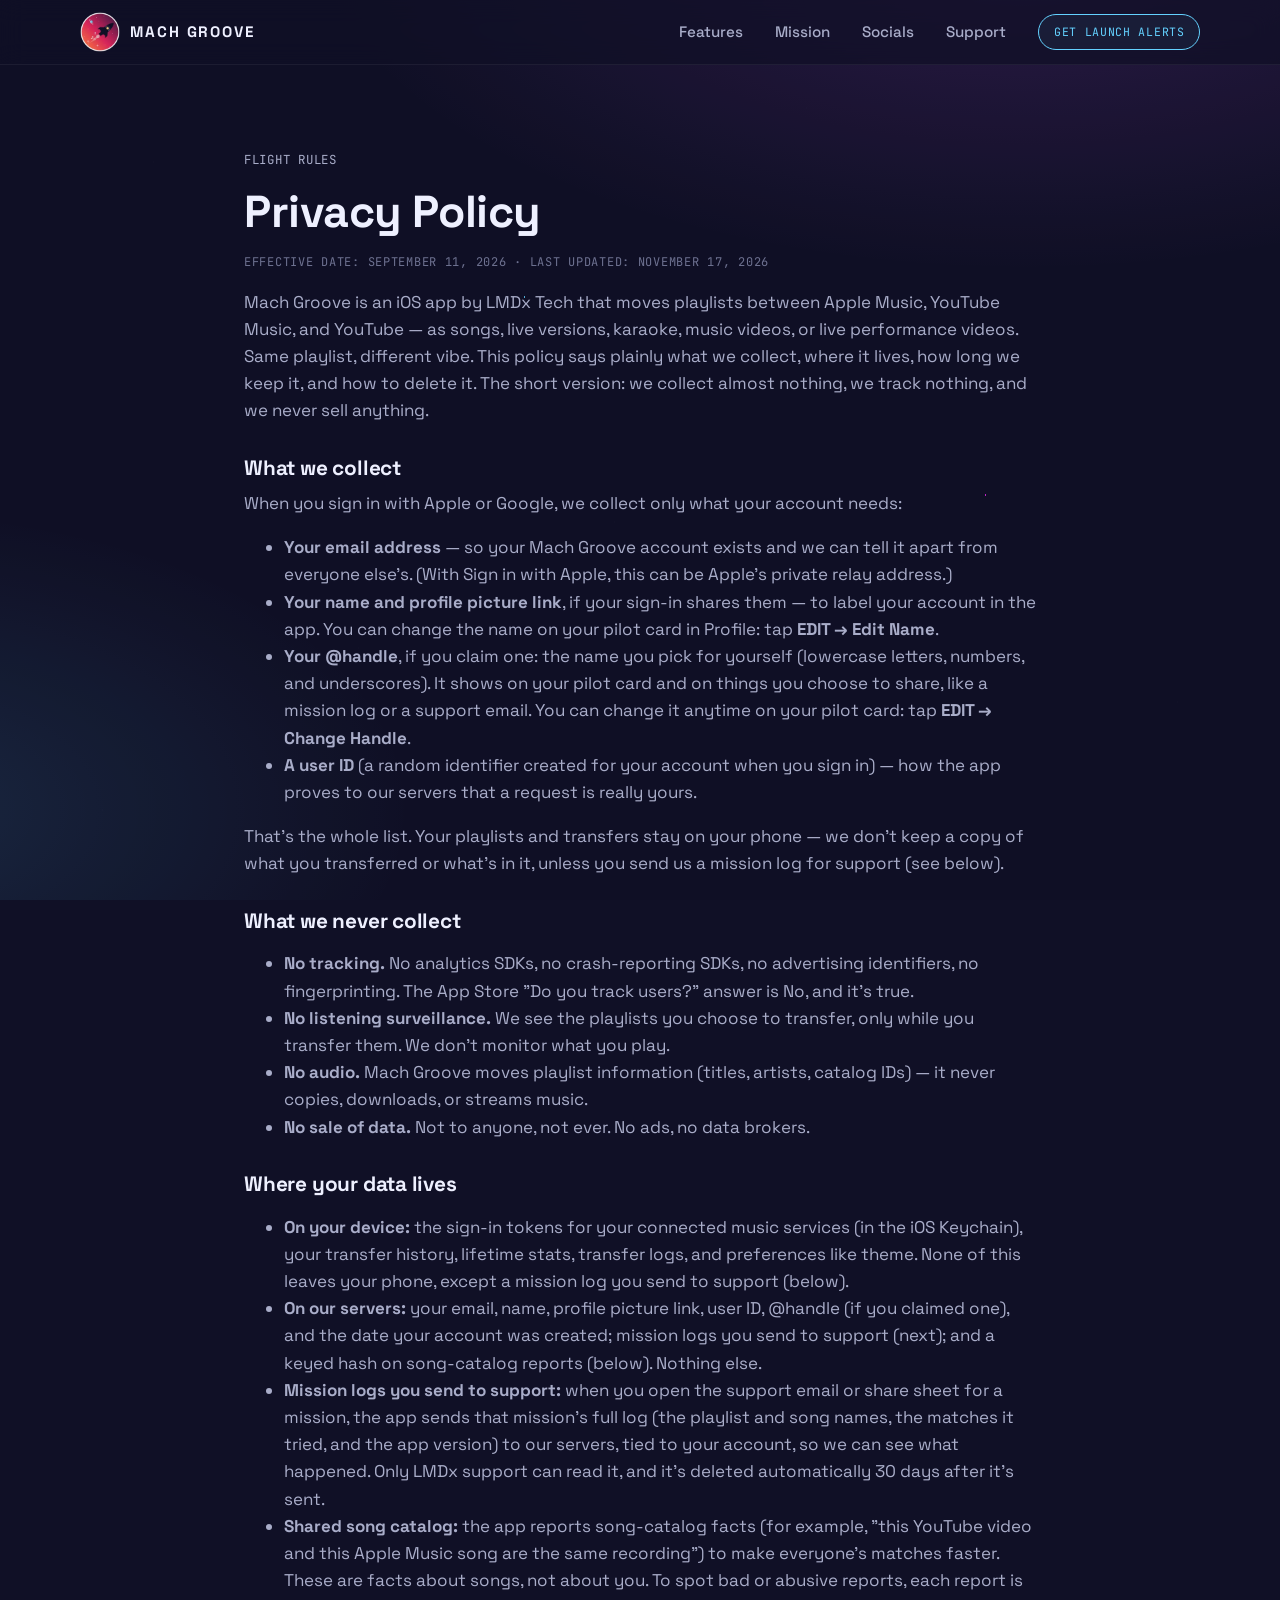
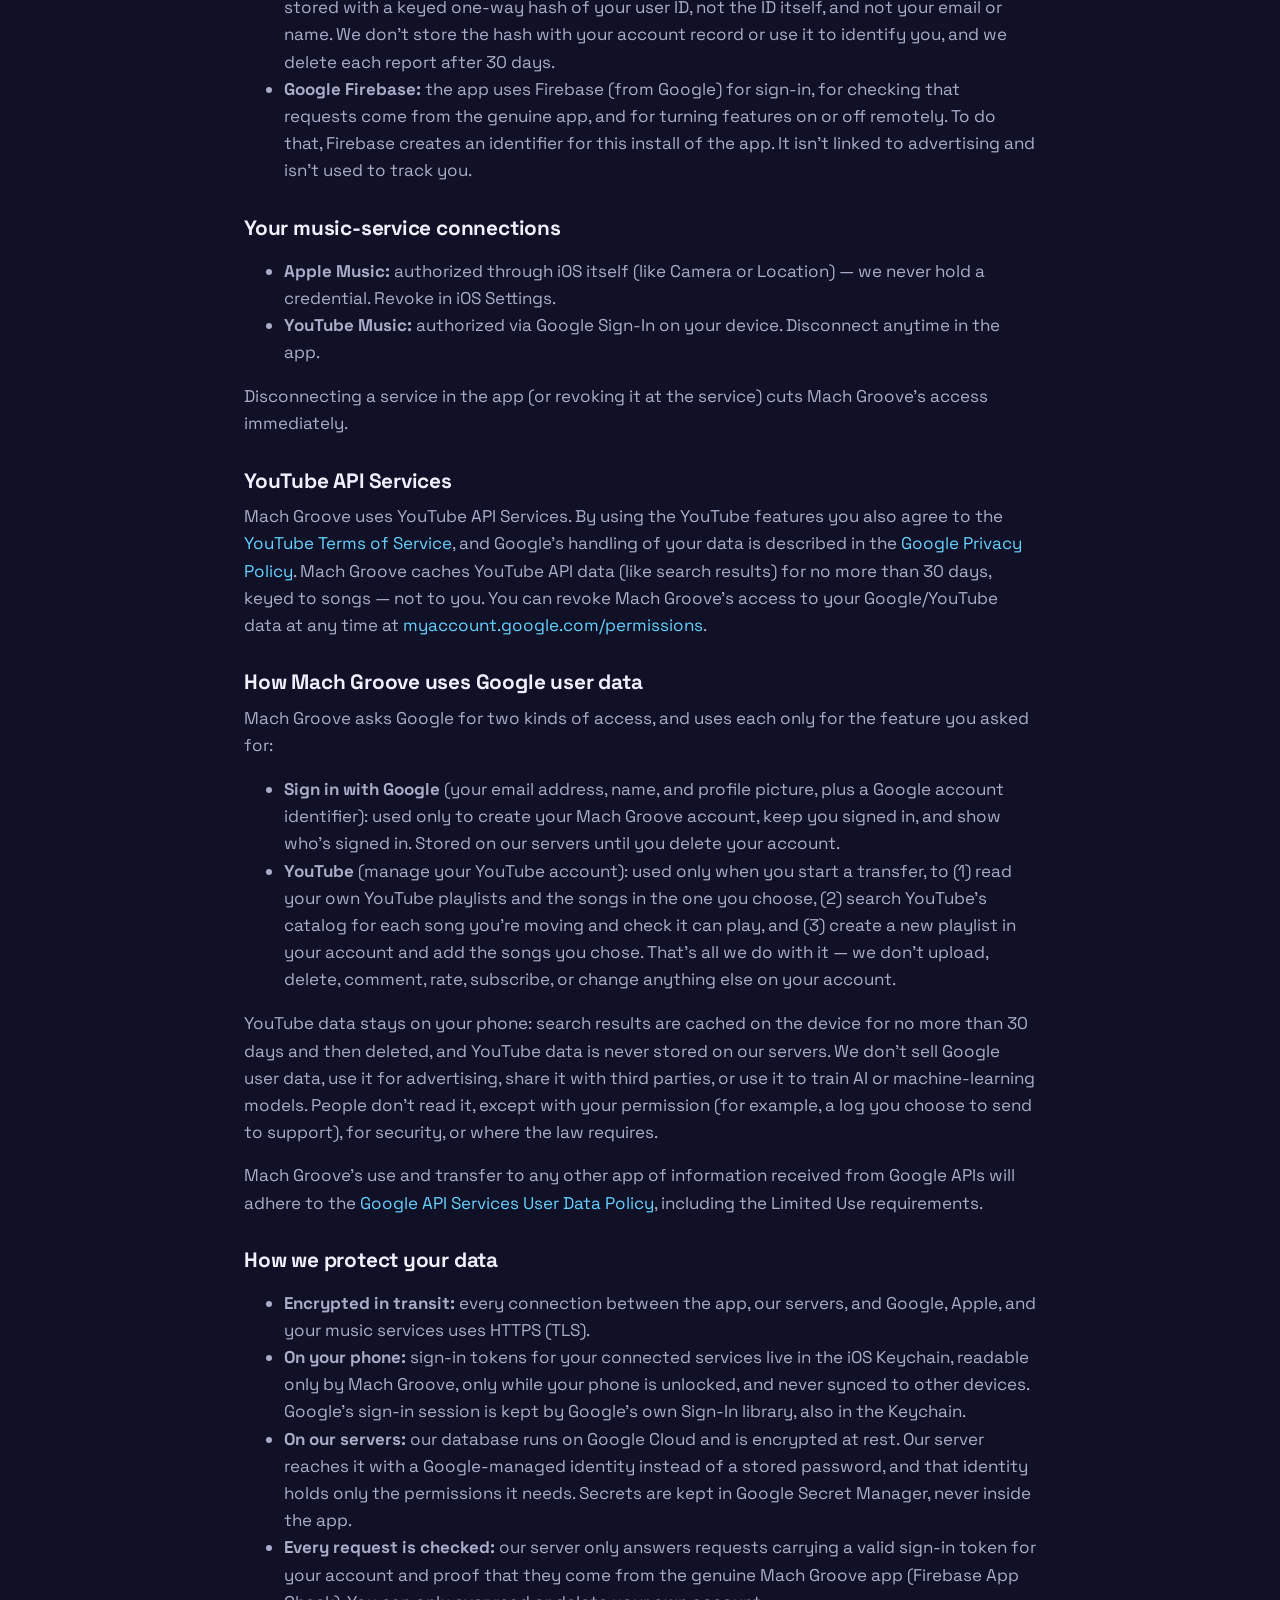
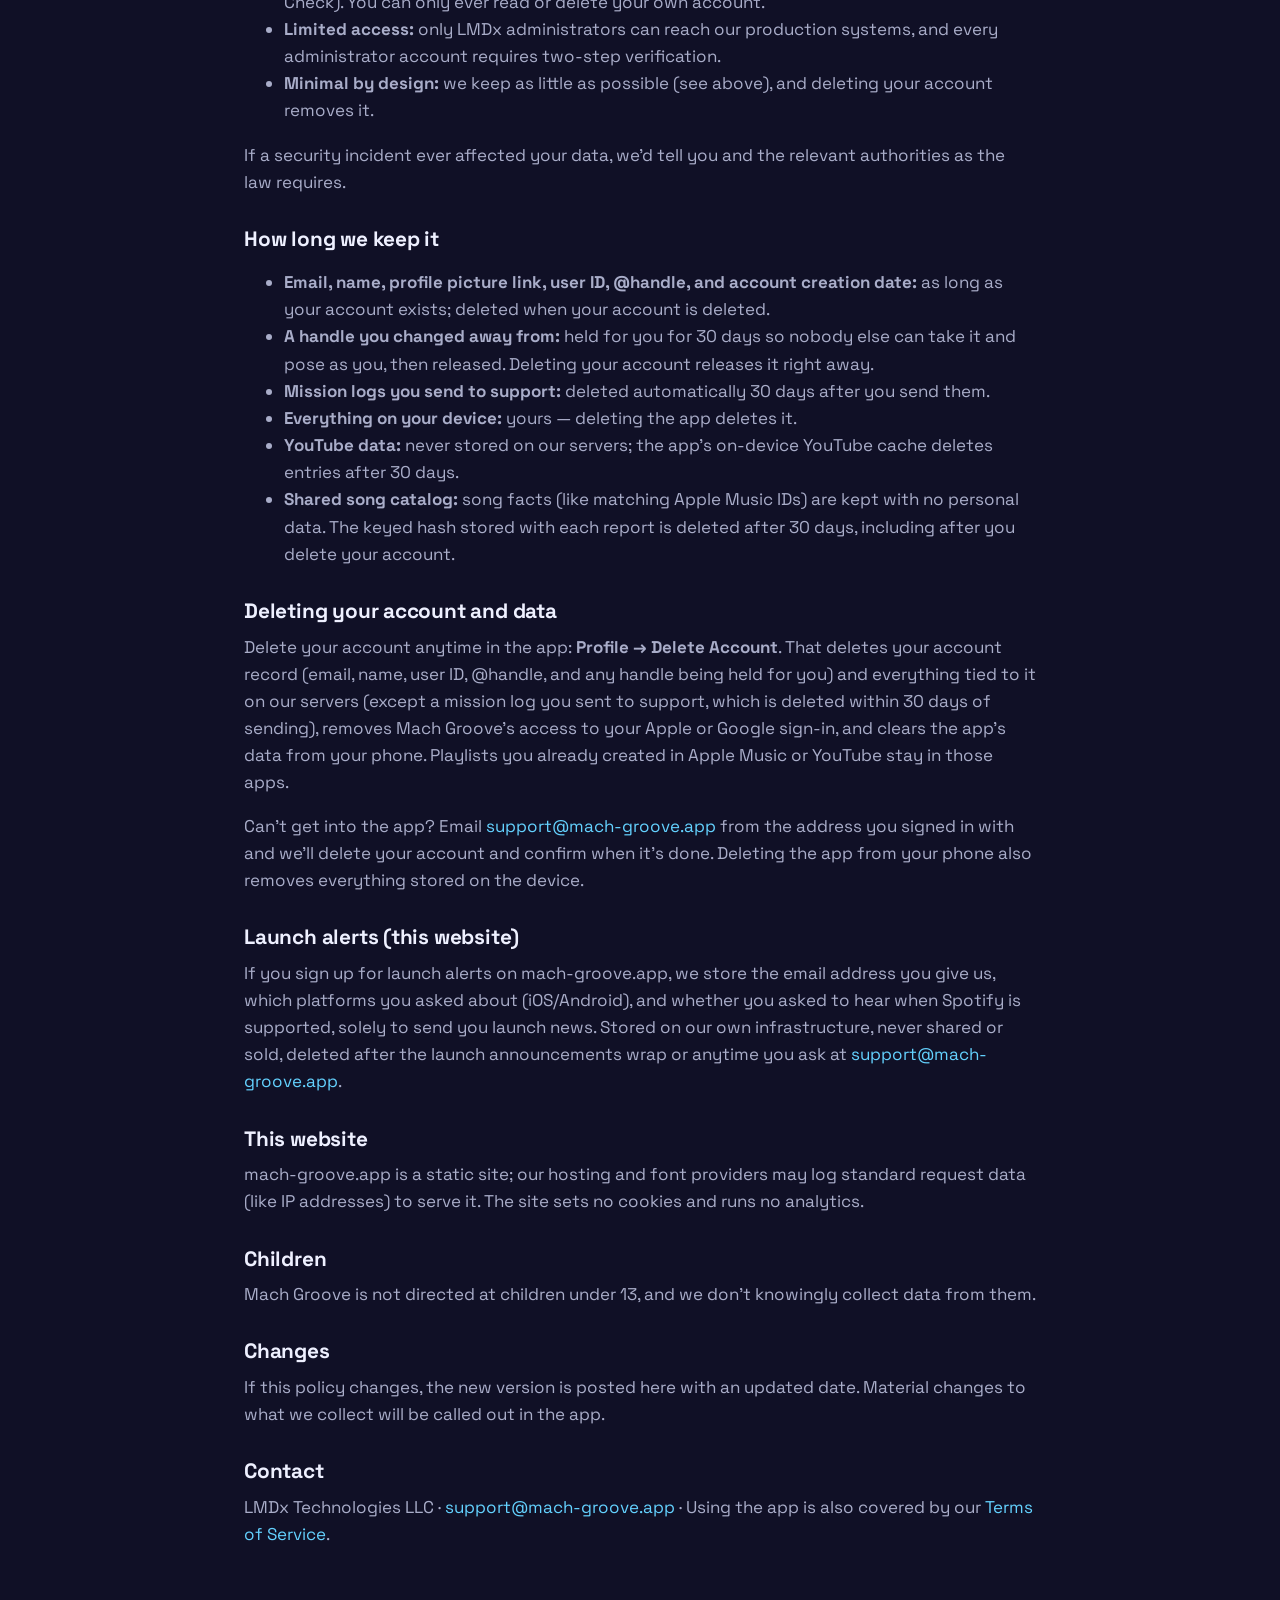
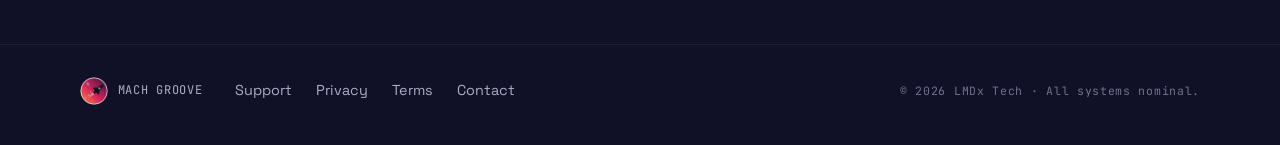
<file: privacy/index.html>
<!DOCTYPE html>
<html lang="en">
<head>
  <meta charset="utf-8">
  <meta name="viewport" content="width=device-width, initial-scale=1">
  <title>Privacy Policy — Mach Groove</title>
  <link rel="canonical" href="https://mach-groove.app/privacy/">
  <meta name="description" content="Privacy policy for the Mach Groove iOS app.">
  <meta name="theme-color" content="#101026">
  <meta name="color-scheme" content="dark">

  <meta property="og:type" content="website">
  <meta property="og:site_name" content="Mach Groove">
  <meta property="og:title" content="Privacy Policy — Mach Groove">
  <meta property="og:description" content="What we collect, where it lives, and how to delete it — plainly.">
  <meta property="og:url" content="https://mach-groove.app/privacy/">
  <meta property="og:image" content="https://mach-groove.app/assets/og-card.png?v=b0096">
  <meta property="og:image:width" content="1200">
  <meta property="og:image:height" content="630">
  <meta property="og:image:alt" content="Mach Groove — Every playlist deserves a flight plan. Coming to iOS, T-minus Holiday 2026.">
  <meta name="twitter:card" content="summary_large_image">
  <meta name="twitter:image" content="https://mach-groove.app/assets/og-card.png?v=b0096">

  <link rel="icon" type="image/png" sizes="32x32" href="../assets/favicon-32.png?v=sky20261023">
  <link rel="apple-touch-icon" href="../assets/apple-touch-icon.png?v=sky20261023">

  <link rel="preconnect" href="https://fonts.googleapis.com">
  <link rel="preconnect" href="https://fonts.gstatic.com" crossorigin>
  <link rel="stylesheet" href="https://fonts.googleapis.com/css2?family=Space+Grotesk:wght@400;500;600;700&family=JetBrains+Mono:wght@400;600&display=swap">
  <link rel="stylesheet" href="../css/styles.css?v=iv0085d">
</head>
<body>
  <a class="skip-link" href="#main">Skip to content</a>
  <div class="starfield" aria-hidden="true"></div>

  <header class="site-header">
    <div class="container nav">
      <a class="brand" href="../" aria-label="Mach Groove home">
        <picture><source srcset="../assets/logo-circle.webp?v=b0096" type="image/webp"><img class="brand__mark" src="../assets/logo-circle.png?v=sky20261023" alt="" width="40" height="40"></picture>
        <span class="brand__word">MACH GROOVE</span>
      </a>
      <button class="nav__toggle" type="button" aria-expanded="false" aria-controls="nav-menu" aria-label="Open menu">
        <span class="nav__toggle-bar" aria-hidden="true"></span>
        <span class="nav__toggle-bar" aria-hidden="true"></span>
        <span class="nav__toggle-bar" aria-hidden="true"></span>
      </button>
      <nav class="nav__menu" id="nav-menu" aria-label="Primary">
        <ul class="nav__links">
          <li><a href="../#features">Features</a></li>
          <li><a href="../#how">Mission</a></li>
          <li><a href="../#socials">Socials</a></li>
          <li><a href="../support/">Support</a></li>
        </ul>
        <a class="nav__cta mono" href="../#launch-alerts">GET LAUNCH ALERTS</a>
      </nav>
    </div>
  </header>

  <main id="main" class="page">
    <div class="container">
      <p class="eyebrow mono">FLIGHT RULES</p>
      <h1>Privacy Policy</h1>
      <p class="mono" style="font-size:.75rem;color:var(--text-faint)">EFFECTIVE DATE: SEPTEMBER 11, 2026 · LAST UPDATED: NOVEMBER 17, 2026</p>

      <p>Mach Groove is an iOS app by LMDx Tech that moves playlists between Apple Music, YouTube Music, and YouTube — as songs, live versions, karaoke, music videos, or live performance videos. Same playlist, different vibe. This policy says plainly what we collect, where it lives, how long we keep it, and how to delete it. The short version: we collect almost nothing, we track nothing, and we never sell anything.</p>

      <h2 id="what-we-collect">What we collect</h2>
      <p>When you sign in with Apple or Google, we collect only what your account needs:</p>
      <ul>
        <li><strong>Your email address</strong> — so your Mach Groove account exists and we can tell it apart from everyone else's. (With Sign in with Apple, this can be Apple's private relay address.)</li>
        <li><strong>Your name and profile picture link</strong>, if your sign-in shares them — to label your account in the app. You can change the name on your pilot card in Profile: tap <strong>EDIT → Edit Name</strong>.</li>
        <li><strong>Your @handle</strong>, if you claim one: the name you pick for yourself (lowercase letters, numbers, and underscores). It shows on your pilot card and on things you choose to share, like a mission log or a support email. You can change it anytime on your pilot card: tap <strong>EDIT → Change Handle</strong>.</li>
        <li><strong>A user ID</strong> (a random identifier created for your account when you sign in) — how the app proves to our servers that a request is really yours.</li>
      </ul>
      <p>That's the whole list. Your playlists and transfers stay on your phone — we don't keep a copy of what you transferred or what's in it, unless you send us a mission log for support (see below).</p>

      <h2 id="what-we-never-collect">What we never collect</h2>
      <ul>
        <li><strong>No tracking.</strong> No analytics SDKs, no crash-reporting SDKs, no advertising identifiers, no fingerprinting. The App Store "Do you track users?" answer is No, and it's true.</li>
        <li><strong>No listening surveillance.</strong> We see the playlists you choose to transfer, only while you transfer them. We don't monitor what you play.</li>
        <li><strong>No audio.</strong> Mach Groove moves playlist information (titles, artists, catalog IDs) — it never copies, downloads, or streams music.</li>
        <li><strong>No sale of data.</strong> Not to anyone, not ever. No ads, no data brokers.</li>
      </ul>

      <h2 id="where-your-data-lives">Where your data lives</h2>
      <ul>
        <li><strong>On your device:</strong> the sign-in tokens for your connected music services (in the iOS Keychain), your transfer history, lifetime stats, transfer logs, and preferences like theme. None of this leaves your phone, except a mission log you send to support (below).</li>
        <li><strong>On our servers:</strong> your email, name, profile picture link, user ID, @handle (if you claimed one), and the date your account was created; mission logs you send to support (next); and a keyed hash on song-catalog reports (below). Nothing else.</li>
        <li><strong>Mission logs you send to support:</strong> when you open the support email or share sheet for a mission, the app sends that mission's full log (the playlist and song names, the matches it tried, and the app version) to our servers, tied to your account, so we can see what happened. Only LMDx support can read it, and it's deleted automatically 30 days after it's sent.</li>
        <li><strong>Shared song catalog:</strong> the app reports song-catalog facts (for example, "this YouTube video and this Apple Music song are the same recording") to make everyone's matches faster. These are facts about songs, not about you. To spot bad or abusive reports, each report is stored with a keyed one-way hash of your user ID, not the ID itself, and not your email or name. We don't store the hash with your account record or use it to identify you, and we delete each report after 30 days.</li>
        <li><strong>Google Firebase:</strong> the app uses Firebase (from Google) for sign-in, for checking that requests come from the genuine app, and for turning features on or off remotely. To do that, Firebase creates an identifier for this install of the app. It isn't linked to advertising and isn't used to track you.</li>
      </ul>

      <h2 id="service-connections">Your music-service connections</h2>
      <ul>
        <li><strong>Apple Music:</strong> authorized through iOS itself (like Camera or Location) — we never hold a credential. Revoke in iOS Settings.</li>
        <li><strong>YouTube Music:</strong> authorized via Google Sign-In on your device. Disconnect anytime in the app.</li>
      </ul>
      <p>Disconnecting a service in the app (or revoking it at the service) cuts Mach Groove's access immediately.</p>

      <h2 id="youtube-api">YouTube API Services</h2>
      <p>Mach Groove uses YouTube API Services. By using the YouTube features you also agree to the <a href="https://www.youtube.com/t/terms" rel="noopener">YouTube Terms of Service</a>, and Google's handling of your data is described in the <a href="https://policies.google.com/privacy" rel="noopener">Google Privacy Policy</a>. Mach Groove caches YouTube API data (like search results) for no more than 30 days, keyed to songs — not to you. You can revoke Mach Groove's access to your Google/YouTube data at any time at <a href="https://myaccount.google.com/permissions" rel="noopener">myaccount.google.com/permissions</a>.</p>

      <h2 id="google-user-data">How Mach Groove uses Google user data</h2>
      <p>Mach Groove asks Google for two kinds of access, and uses each only for the feature you asked for:</p>
      <ul>
        <li><strong>Sign in with Google</strong> (your email address, name, and profile picture, plus a Google account identifier): used only to create your Mach Groove account, keep you signed in, and show who's signed in. Stored on our servers until you delete your account.</li>
        <li><strong>YouTube</strong> (manage your YouTube account): used only when you start a transfer, to (1) read your own YouTube playlists and the songs in the one you choose, (2) search YouTube's catalog for each song you're moving and check it can play, and (3) create a new playlist in your account and add the songs you chose. That's all we do with it — we don't upload, delete, comment, rate, subscribe, or change anything else on your account.</li>
      </ul>
      <p>YouTube data stays on your phone: search results are cached on the device for no more than 30 days and then deleted, and YouTube data is never stored on our servers. We don't sell Google user data, use it for advertising, share it with third parties, or use it to train AI or machine-learning models. People don't read it, except with your permission (for example, a log you choose to send to support), for security, or where the law requires.</p>
      <p>Mach Groove's use and transfer to any other app of information received from Google APIs will adhere to the <a href="https://developers.google.com/terms/api-services-user-data-policy" rel="noopener">Google API Services User Data Policy</a>, including the Limited Use requirements.</p>

      <h2 id="data-protection">How we protect your data</h2>
      <ul>
        <li><strong>Encrypted in transit:</strong> every connection between the app, our servers, and Google, Apple, and your music services uses HTTPS (TLS).</li>
        <li><strong>On your phone:</strong> sign-in tokens for your connected services live in the iOS Keychain, readable only by Mach Groove, only while your phone is unlocked, and never synced to other devices. Google's sign-in session is kept by Google's own Sign-In library, also in the Keychain.</li>
        <li><strong>On our servers:</strong> our database runs on Google Cloud and is encrypted at rest. Our server reaches it with a Google-managed identity instead of a stored password, and that identity holds only the permissions it needs. Secrets are kept in Google Secret Manager, never inside the app.</li>
        <li><strong>Every request is checked:</strong> our server only answers requests carrying a valid sign-in token for your account and proof that they come from the genuine Mach Groove app (Firebase App Check). You can only ever read or delete your own account.</li>
        <li><strong>Limited access:</strong> only LMDx administrators can reach our production systems, and every administrator account requires two-step verification.</li>
        <li><strong>Minimal by design:</strong> we keep as little as possible (see above), and deleting your account removes it.</li>
      </ul>
      <p>If a security incident ever affected your data, we'd tell you and the relevant authorities as the law requires.</p>

      <h2 id="retention">How long we keep it</h2>
      <ul>
        <li><strong>Email, name, profile picture link, user ID, @handle, and account creation date:</strong> as long as your account exists; deleted when your account is deleted.</li>
        <li><strong>A handle you changed away from:</strong> held for you for 30 days so nobody else can take it and pose as you, then released. Deleting your account releases it right away.</li>
        <li><strong>Mission logs you send to support:</strong> deleted automatically 30 days after you send them.</li>
        <li><strong>Everything on your device:</strong> yours — deleting the app deletes it.</li>
        <li><strong>YouTube data:</strong> never stored on our servers; the app's on-device YouTube cache deletes entries after 30 days.</li>
        <li><strong>Shared song catalog:</strong> song facts (like matching Apple Music IDs) are kept with no personal data. The keyed hash stored with each report is deleted after 30 days, including after you delete your account.</li>
      </ul>

      <h2 id="deletion">Deleting your account and data</h2>
      <p>Delete your account anytime in the app: <strong>Profile → Delete Account</strong>. That deletes your account record (email, name, user ID, @handle, and any handle being held for you) and everything tied to it on our servers (except a mission log you sent to support, which is deleted within 30 days of sending), removes Mach Groove's access to your Apple or Google sign-in, and clears the app's data from your phone. Playlists you already created in Apple Music or YouTube stay in those apps.</p>
      <p>Can't get into the app? Email <a href="mailto:support@mach-groove.app">support@mach-groove.app</a> from the address you signed in with and we'll delete your account and confirm when it's done. Deleting the app from your phone also removes everything stored on the device.</p>

      <h2 id="launch-alerts">Launch alerts (this website)</h2>
      <p>If you sign up for launch alerts on mach-groove.app, we store the email address you give us, which platforms you asked about (iOS/Android), and whether you asked to hear when Spotify is supported, solely to send you launch news. Stored on our own infrastructure, never shared or sold, deleted after the launch announcements wrap or anytime you ask at <a href="mailto:support@mach-groove.app">support@mach-groove.app</a>.</p>

      <h2 id="website">This website</h2>
      <p>mach-groove.app is a static site; our hosting and font providers may log standard request data (like IP addresses) to serve it. The site sets no cookies and runs no analytics.</p>

      <h2 id="children">Children</h2>
      <p>Mach Groove is not directed at children under 13, and we don't knowingly collect data from them.</p>

      <h2 id="changes">Changes</h2>
      <p>If this policy changes, the new version is posted here with an updated date. Material changes to what we collect will be called out in the app.</p>

      <h2 id="contact">Contact</h2>
      <p>LMDx Technologies LLC · <a href="mailto:support@mach-groove.app">support@mach-groove.app</a> · Using the app is also covered by our <a href="../terms/">Terms of Service</a>.</p>
    </div>
  </main>

  <footer class="site-footer">
    <div class="container footer">
      <div class="footer__brand">
        <picture><source srcset="../assets/logo-circle.webp?v=b0096" type="image/webp"><img src="../assets/logo-circle.png?v=sky20261023" alt="" width="28" height="28"></picture>
        <span class="mono">MACH GROOVE</span>
      </div>
      <ul class="footer__links">
        <li><a href="../support/">Support</a></li>
        <li><a href="./" aria-current="page">Privacy</a></li>
        <li><a href="../terms/">Terms</a></li>
        <li><a href="mailto:hello@mach-groove.app">Contact</a></li>
      </ul>
      <p class="footer__copy mono">© 2026 LMDx Tech · All systems nominal.</p>
    </div>
  </footer>
  <script src="../js/main.js?v=iv0085d" defer></script>
</body>
</html>
</file>
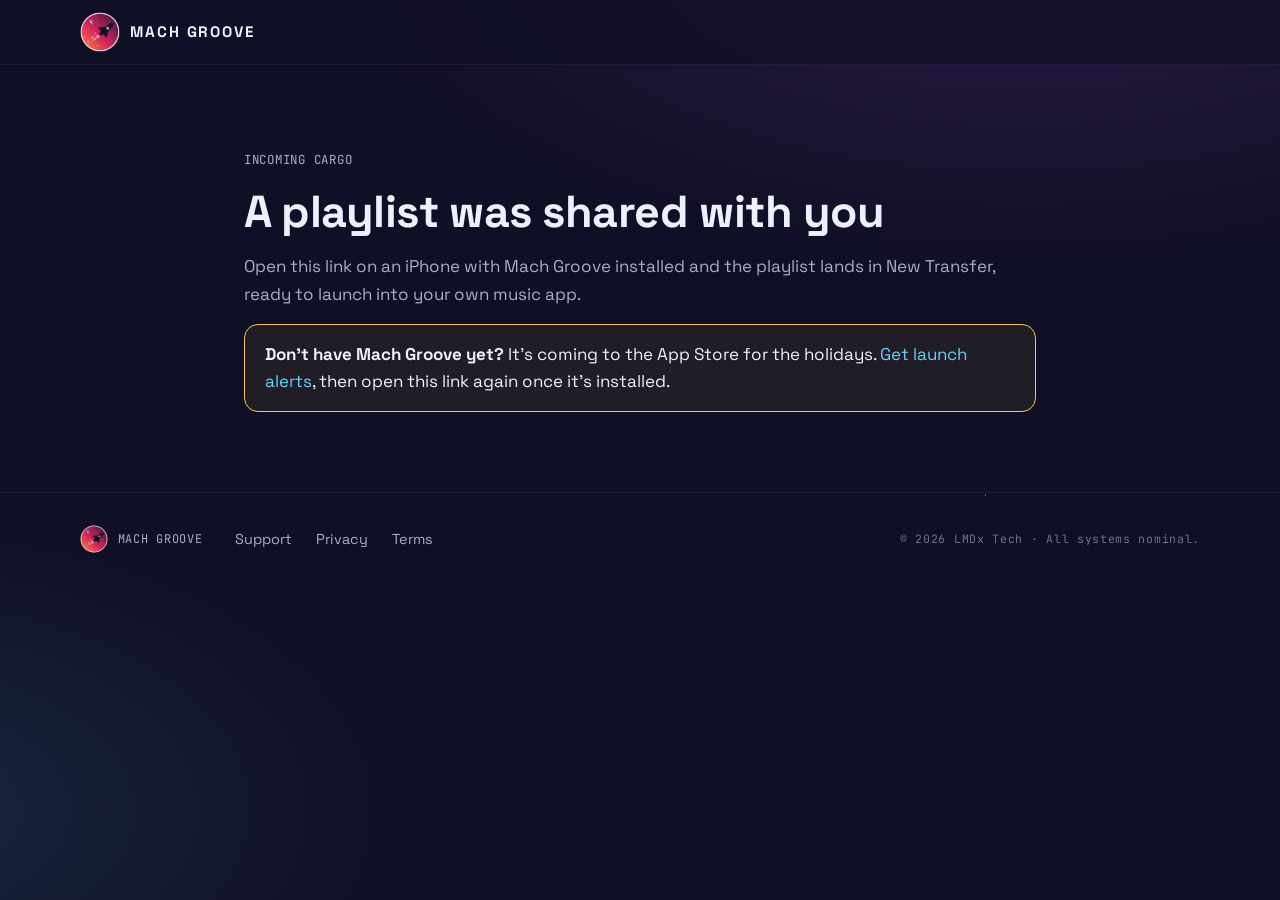
<file: share/index.html>
<!DOCTYPE html>
<html lang="en">
<head>
  <meta charset="utf-8">
  <meta name="viewport" content="width=device-width, initial-scale=1">
  <title>A playlist was shared with you — Mach Groove</title>
  <meta name="robots" content="noindex">
  <meta name="description" content="A pilot shared a playlist with you on Mach Groove.">
  <meta name="theme-color" content="#101026">
  <meta name="color-scheme" content="dark">

  <meta property="og:type" content="website">
  <meta property="og:site_name" content="Mach Groove">
  <meta property="og:title" content="A playlist was shared with you">
  <meta property="og:description" content="Open it in Mach Groove to move it into your own music app.">
  <meta property="og:image" content="https://mach-groove.app/assets/og-card.png?v=b0096">
  <meta property="og:image:width" content="1200">
  <meta property="og:image:height" content="630">
  <meta name="twitter:card" content="summary_large_image">
  <meta name="twitter:image" content="https://mach-groove.app/assets/og-card.png?v=b0096">

  <link rel="icon" type="image/png" sizes="32x32" href="../assets/favicon-32.png?v=sky20261023">
  <link rel="apple-touch-icon" href="../assets/apple-touch-icon.png?v=sky20261023">

  <link rel="preconnect" href="https://fonts.googleapis.com">
  <link rel="preconnect" href="https://fonts.gstatic.com" crossorigin>
  <link rel="stylesheet" href="https://fonts.googleapis.com/css2?family=Space+Grotesk:wght@400;500;600;700&family=JetBrains+Mono:wght@400;600&display=swap">
  <link rel="stylesheet" href="../css/styles.css?v=iv0085d">
</head>
<body>
  <a class="skip-link" href="#main">Skip to content</a>
  <div class="starfield" aria-hidden="true"></div>

  <header class="site-header">
    <div class="container nav">
      <a class="brand" href="../" aria-label="Mach Groove home">
        <picture><source srcset="../assets/logo-circle.webp?v=b0096" type="image/webp"><img class="brand__mark" src="../assets/logo-circle.png?v=sky20261023" alt="" width="40" height="40"></picture>
        <span class="brand__word">MACH GROOVE</span>
      </a>
    </div>
  </header>

  <main id="main" class="page">
    <div class="container">
      <p class="eyebrow mono">INCOMING CARGO</p>
      <h1 id="share-title">A playlist was shared with you</h1>
      <p id="share-detail">Open this link on an iPhone with Mach Groove installed and the playlist lands in New Transfer, ready to launch into your own music app.</p>

      <div class="notice" role="note">
        <strong>Don't have Mach Groove yet?</strong> It's coming to the App Store for the holidays. <a href="../#launch-alerts">Get launch alerts</a>, then open this link again once it's installed.
      </div>
    </div>
  </main>

  <footer class="site-footer">
    <div class="container footer">
      <div class="footer__brand">
        <picture><source srcset="../assets/logo-circle.webp?v=b0096" type="image/webp"><img src="../assets/logo-circle.png?v=sky20261023" alt="" width="28" height="28"></picture>
        <span class="mono">MACH GROOVE</span>
      </div>
      <ul class="footer__links">
        <li><a href="../support/">Support</a></li>
        <li><a href="../privacy/">Privacy</a></li>
        <li><a href="../terms/">Terms</a></li>
      </ul>
      <p class="footer__copy mono">© 2026 LMDx Tech · All systems nominal.</p>
    </div>
  </footer>
  <script>
    // IV-0070: the share rides after the # (never sent to this server).
    // Read just the sender, name and song count to greet the visitor;
    // untrusted text, so it only ever goes in via textContent.
    (async () => {
      try {
        const frag = location.hash.slice(1);
        if (!frag || frag.length > 200000 || !("DecompressionStream" in window)) return;
        let b64 = frag.replace(/-/g, "+").replace(/_/g, "/");
        while (b64.length % 4) b64 += "=";
        const bytes = Uint8Array.from(atob(b64), c => c.charCodeAt(0));
        const stream = new Blob([bytes]).stream().pipeThrough(new DecompressionStream("deflate-raw"));
        const p = JSON.parse(await new Response(stream).text());
        if (p.v !== 1 || typeof p.n !== "string" || typeof p.f !== "string") return;
        const from = p.f.slice(0, 40), name = p.n.slice(0, 120);
        const count = Array.isArray(p.t) ? p.t.length : null;
        document.getElementById("share-title").textContent = `${from} shared “${name}” with you`;
        if (count) {
          document.getElementById("share-detail").textContent =
            `${count} song${count === 1 ? "" : "s"}, ready to launch. Open this link on an iPhone with Mach Groove installed and it lands in New Transfer.`;
        }
      } catch (_) { /* keep the generic page */ }
    })();
  </script>
</body>
</html>
</file>
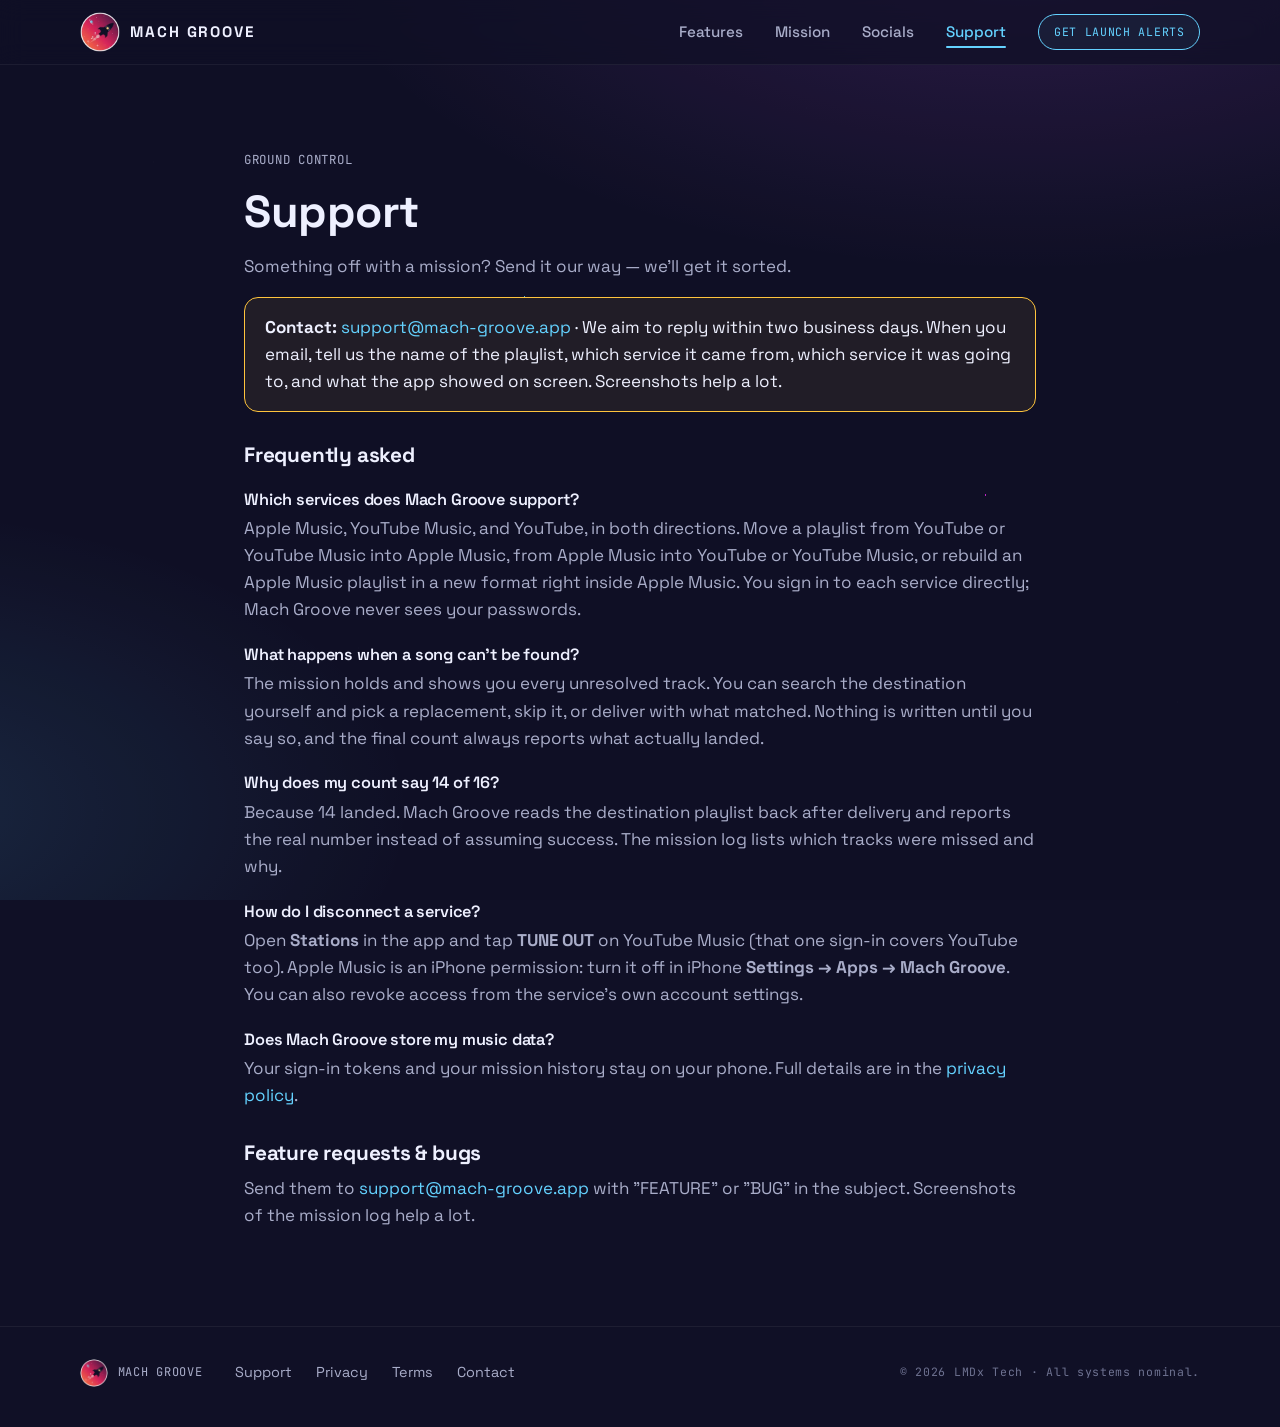
<file: support/index.html>
<!DOCTYPE html>
<html lang="en">
<head>
  <meta charset="utf-8">
  <meta name="viewport" content="width=device-width, initial-scale=1">
  <title>Support — Mach Groove</title>
  <link rel="canonical" href="https://mach-groove.app/support/">
  <meta name="description" content="Support for the Mach Groove iOS app: contact, FAQ, and how missions work.">
  <meta name="theme-color" content="#101026">
  <meta name="color-scheme" content="dark">

  <meta property="og:type" content="website">
  <meta property="og:site_name" content="Mach Groove">
  <meta property="og:title" content="Support — Mach Groove">
  <meta property="og:description" content="Something off with a mission? Send it our way — we'll get it sorted.">
  <meta property="og:url" content="https://mach-groove.app/support/">
  <meta property="og:image" content="https://mach-groove.app/assets/og-card.png?v=b0096">
  <meta property="og:image:width" content="1200">
  <meta property="og:image:height" content="630">
  <meta property="og:image:alt" content="Mach Groove — Every playlist deserves a flight plan. Coming to iOS, T-minus Holiday 2026.">
  <meta name="twitter:card" content="summary_large_image">
  <meta name="twitter:image" content="https://mach-groove.app/assets/og-card.png?v=b0096">

  <link rel="icon" type="image/png" sizes="32x32" href="../assets/favicon-32.png?v=sky20261023">
  <link rel="apple-touch-icon" href="../assets/apple-touch-icon.png?v=sky20261023">

  <link rel="preconnect" href="https://fonts.googleapis.com">
  <link rel="preconnect" href="https://fonts.gstatic.com" crossorigin>
  <link rel="stylesheet" href="https://fonts.googleapis.com/css2?family=Space+Grotesk:wght@400;500;600;700&family=JetBrains+Mono:wght@400;600&display=swap">
  <link rel="stylesheet" href="../css/styles.css?v=iv0085d">
</head>
<body>
  <a class="skip-link" href="#main">Skip to content</a>
  <div class="starfield" aria-hidden="true"></div>

  <header class="site-header">
    <div class="container nav">
      <a class="brand" href="../" aria-label="Mach Groove home">
        <picture><source srcset="../assets/logo-circle.webp?v=b0096" type="image/webp"><img class="brand__mark" src="../assets/logo-circle.png?v=sky20261023" alt="" width="40" height="40"></picture>
        <span class="brand__word">MACH GROOVE</span>
      </a>
      <button class="nav__toggle" type="button" aria-expanded="false" aria-controls="nav-menu" aria-label="Open menu">
        <span class="nav__toggle-bar" aria-hidden="true"></span>
        <span class="nav__toggle-bar" aria-hidden="true"></span>
        <span class="nav__toggle-bar" aria-hidden="true"></span>
      </button>
      <nav class="nav__menu" id="nav-menu" aria-label="Primary">
        <ul class="nav__links">
          <li><a href="../#features">Features</a></li>
          <li><a href="../#how">Mission</a></li>
          <li><a href="../#socials">Socials</a></li>
          <li><a href="./" aria-current="page">Support</a></li>
        </ul>
        <a class="nav__cta mono" href="../#launch-alerts">GET LAUNCH ALERTS</a>
      </nav>
    </div>
  </header>

  <main id="main" class="page">
    <div class="container">
      <p class="eyebrow mono">GROUND CONTROL</p>
      <h1>Support</h1>
      <p>Something off with a mission? Send it our way — we'll get it sorted.</p>

      <div class="notice" role="note">
        <strong>Contact:</strong> <a href="mailto:support@mach-groove.app">support@mach-groove.app</a> · We aim to reply within two business days.
        When you email, tell us the name of the playlist, which service it came from, which service it was going to, and what the app showed on screen. Screenshots help a lot.
      </div>

      <h2>Frequently asked</h2>

      <h3>Which services does Mach Groove support?</h3>
      <p>Apple Music, YouTube Music, and YouTube, in both directions. Move a playlist from YouTube or YouTube Music into Apple Music, from Apple Music into YouTube or YouTube Music, or rebuild an Apple Music playlist in a new format right inside Apple Music. You sign in to each service directly; Mach Groove never sees your passwords.</p>

      <h3>What happens when a song can't be found?</h3>
      <p>The mission holds and shows you every unresolved track. You can search the destination yourself and pick a replacement, skip it, or deliver with what matched. Nothing is written until you say so, and the final count always reports what actually landed.</p>

      <h3>Why does my count say 14 of 16?</h3>
      <p>Because 14 landed. Mach Groove reads the destination playlist back after delivery and reports the real number instead of assuming success. The mission log lists which tracks were missed and why.</p>

      <h3>How do I disconnect a service?</h3>
      <p>Open <strong>Stations</strong> in the app and tap <strong>TUNE OUT</strong> on YouTube Music (that one sign-in covers YouTube too). Apple Music is an iPhone permission: turn it off in iPhone <strong>Settings → Apps → Mach Groove</strong>. You can also revoke access from the service's own account settings.</p>

      <h3>Does Mach Groove store my music data?</h3>
      <p>Your sign-in tokens and your mission history stay on your phone. Full details are in the <a href="../privacy/">privacy policy</a>.</p>

      <h2>Feature requests &amp; bugs</h2>
      <p>Send them to <a href="mailto:support@mach-groove.app">support@mach-groove.app</a> with "FEATURE" or "BUG" in the subject. Screenshots of the mission log help a lot.</p>
    </div>
  </main>

  <footer class="site-footer">
    <div class="container footer">
      <div class="footer__brand">
        <picture><source srcset="../assets/logo-circle.webp?v=b0096" type="image/webp"><img src="../assets/logo-circle.png?v=sky20261023" alt="" width="28" height="28"></picture>
        <span class="mono">MACH GROOVE</span>
      </div>
      <ul class="footer__links">
        <li><a href="./" aria-current="page">Support</a></li>
        <li><a href="../privacy/">Privacy</a></li>
        <li><a href="../terms/">Terms</a></li>
        <li><a href="mailto:hello@mach-groove.app">Contact</a></li>
      </ul>
      <p class="footer__copy mono">© 2026 LMDx Tech · All systems nominal.</p>
    </div>
  </footer>
  <script src="../js/main.js?v=iv0085d" defer></script>
</body>
</html>
</file>
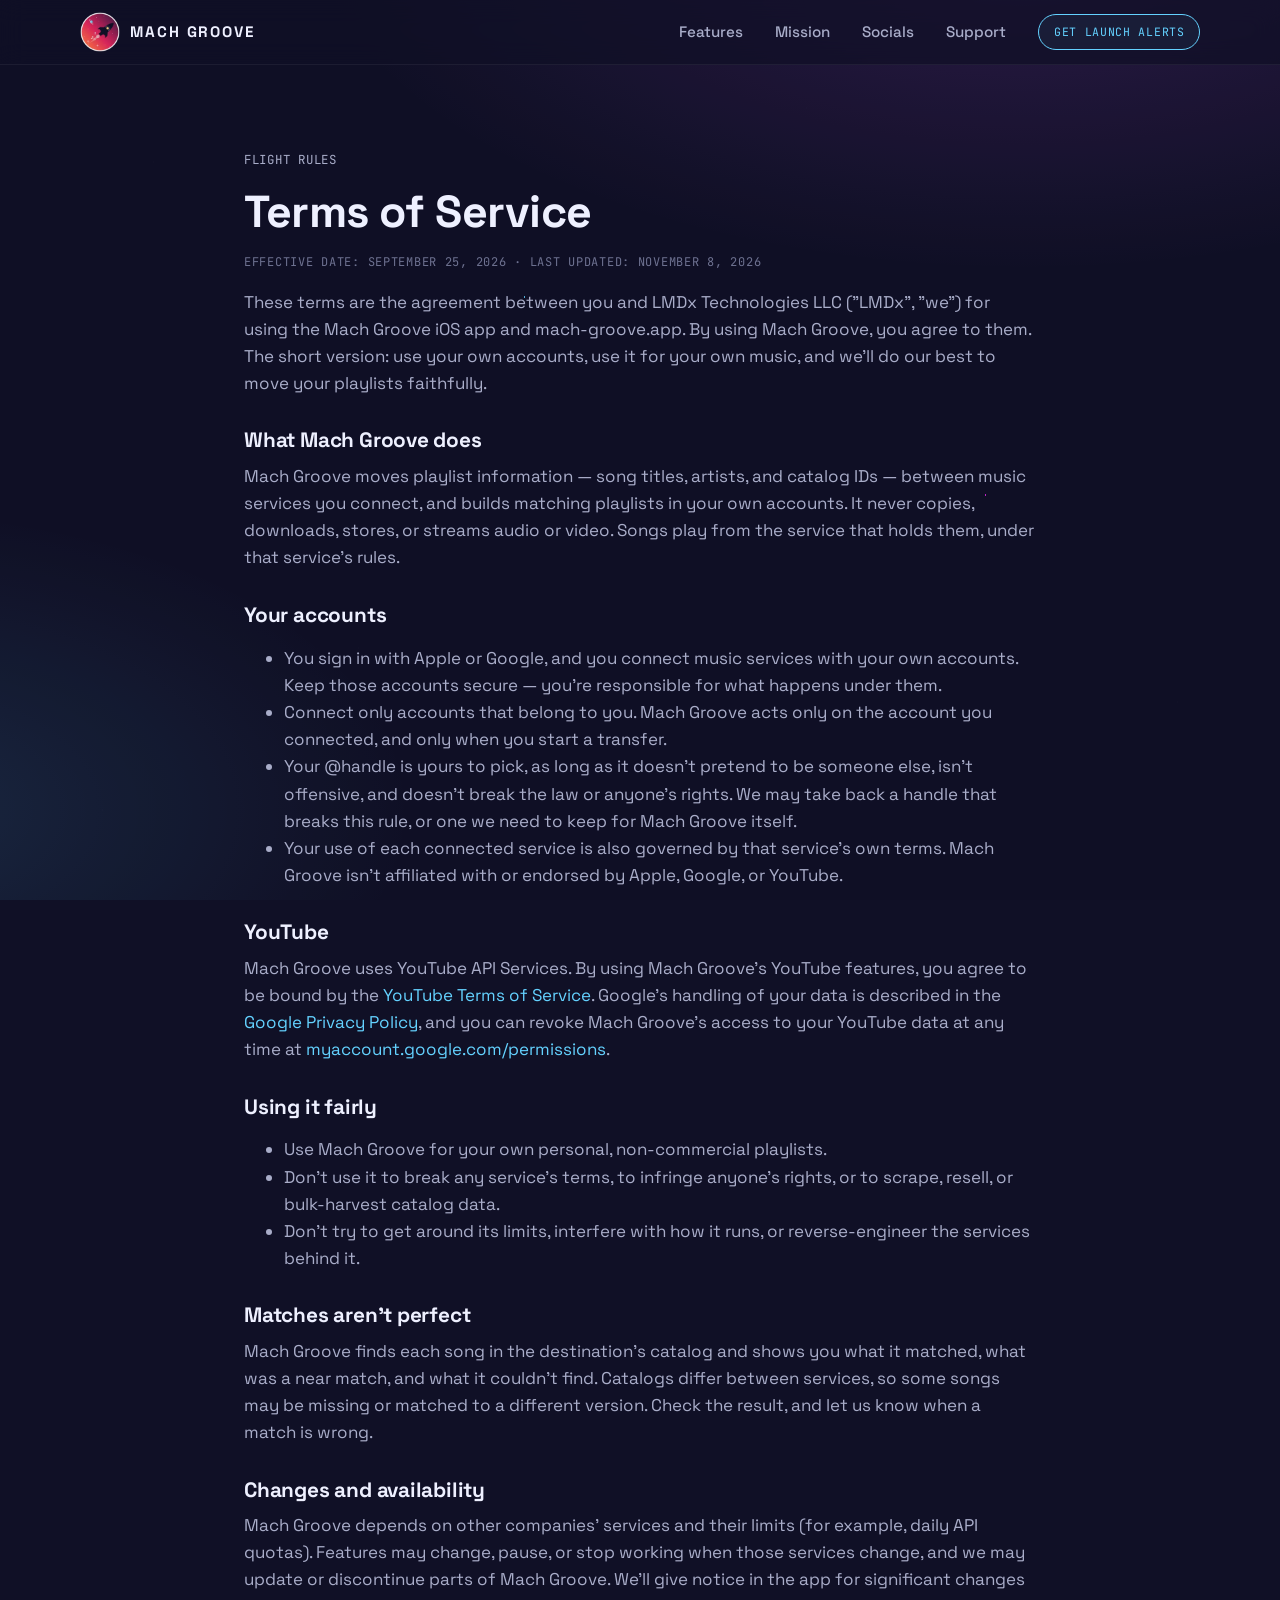
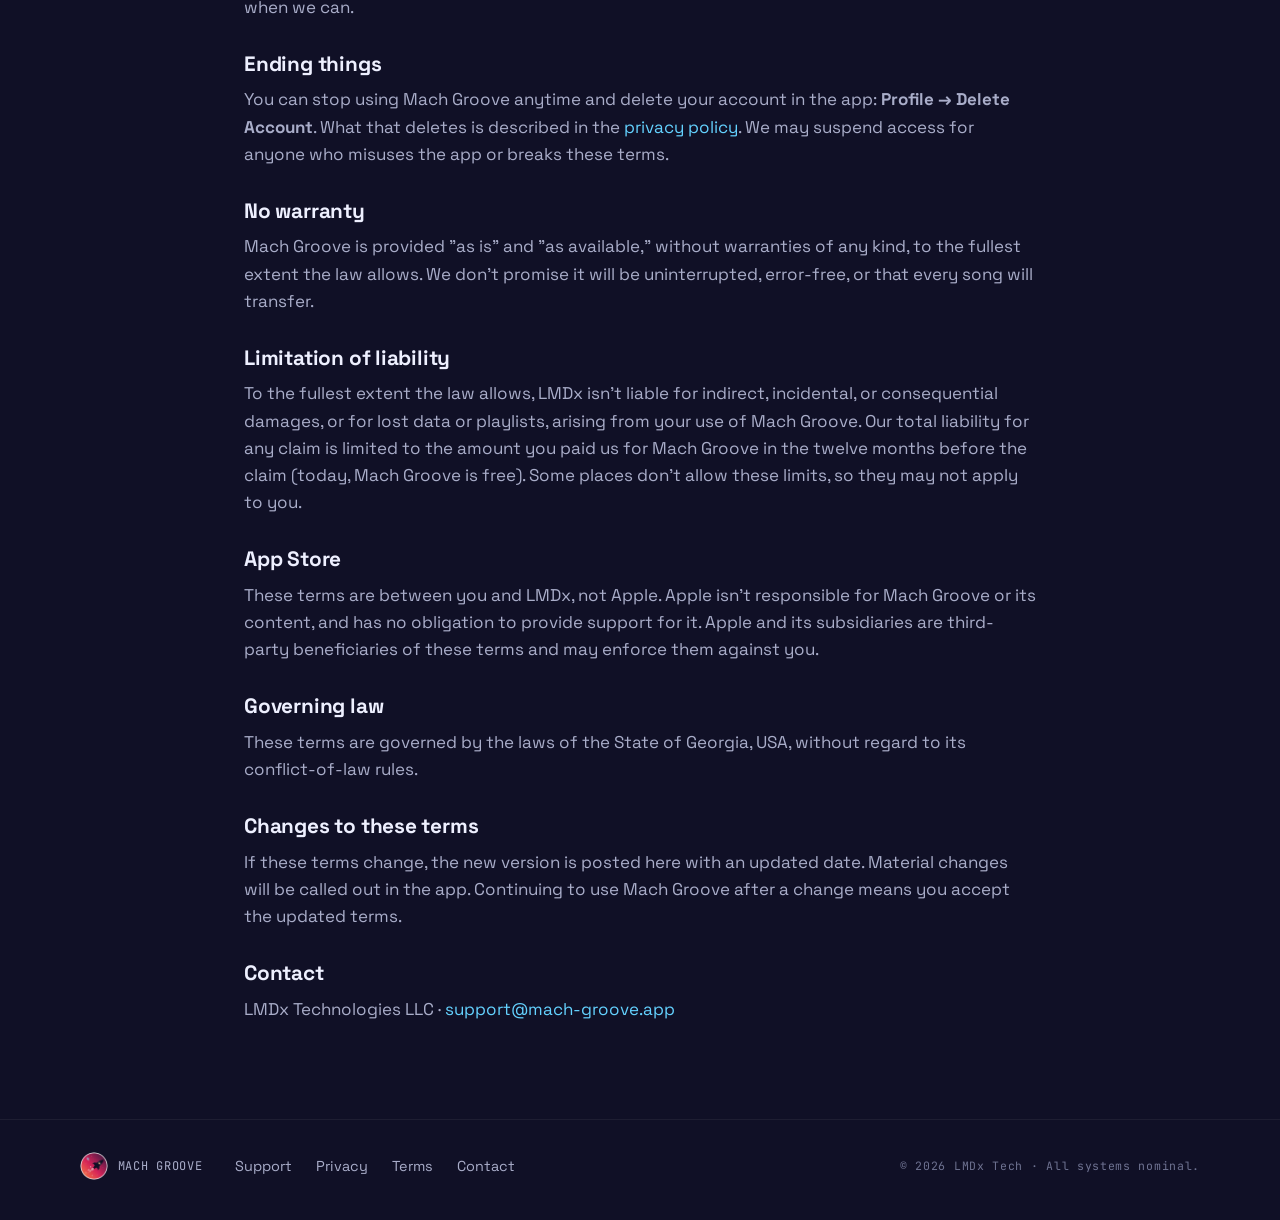
<file: terms/index.html>
<!DOCTYPE html>
<html lang="en">
<head>
  <meta charset="utf-8">
  <meta name="viewport" content="width=device-width, initial-scale=1">
  <title>Terms of Service — Mach Groove</title>
  <link rel="canonical" href="https://mach-groove.app/terms/">
  <meta name="description" content="Terms of service for the Mach Groove iOS app.">
  <meta name="theme-color" content="#101026">
  <meta name="color-scheme" content="dark">

  <meta property="og:type" content="website">
  <meta property="og:site_name" content="Mach Groove">
  <meta property="og:title" content="Terms of Service — Mach Groove">
  <meta property="og:description" content="The rules of the road for using Mach Groove — plainly.">
  <meta property="og:url" content="https://mach-groove.app/terms/">
  <meta property="og:image" content="https://mach-groove.app/assets/og-card.png?v=b0096">
  <meta property="og:image:width" content="1200">
  <meta property="og:image:height" content="630">
  <meta property="og:image:alt" content="Mach Groove — Every playlist deserves a flight plan. Coming to iOS, T-minus Holiday 2026.">
  <meta name="twitter:card" content="summary_large_image">
  <meta name="twitter:image" content="https://mach-groove.app/assets/og-card.png?v=b0096">

  <link rel="icon" type="image/png" sizes="32x32" href="../assets/favicon-32.png?v=sky20261023">
  <link rel="apple-touch-icon" href="../assets/apple-touch-icon.png?v=sky20261023">

  <link rel="preconnect" href="https://fonts.googleapis.com">
  <link rel="preconnect" href="https://fonts.gstatic.com" crossorigin>
  <link rel="stylesheet" href="https://fonts.googleapis.com/css2?family=Space+Grotesk:wght@400;500;600;700&family=JetBrains+Mono:wght@400;600&display=swap">
  <link rel="stylesheet" href="../css/styles.css?v=iv0085d">
</head>
<body>
  <a class="skip-link" href="#main">Skip to content</a>
  <div class="starfield" aria-hidden="true"></div>

  <header class="site-header">
    <div class="container nav">
      <a class="brand" href="../" aria-label="Mach Groove home">
        <picture><source srcset="../assets/logo-circle.webp?v=b0096" type="image/webp"><img class="brand__mark" src="../assets/logo-circle.png?v=sky20261023" alt="" width="40" height="40"></picture>
        <span class="brand__word">MACH GROOVE</span>
      </a>
      <button class="nav__toggle" type="button" aria-expanded="false" aria-controls="nav-menu" aria-label="Open menu">
        <span class="nav__toggle-bar" aria-hidden="true"></span>
        <span class="nav__toggle-bar" aria-hidden="true"></span>
        <span class="nav__toggle-bar" aria-hidden="true"></span>
      </button>
      <nav class="nav__menu" id="nav-menu" aria-label="Primary">
        <ul class="nav__links">
          <li><a href="../#features">Features</a></li>
          <li><a href="../#how">Mission</a></li>
          <li><a href="../#socials">Socials</a></li>
          <li><a href="../support/">Support</a></li>
        </ul>
        <a class="nav__cta mono" href="../#launch-alerts">GET LAUNCH ALERTS</a>
      </nav>
    </div>
  </header>

  <main id="main" class="page">
    <div class="container">
      <p class="eyebrow mono">FLIGHT RULES</p>
      <h1>Terms of Service</h1>
      <p class="mono" style="font-size:.75rem;color:var(--text-faint)">EFFECTIVE DATE: SEPTEMBER 25, 2026 · LAST UPDATED: NOVEMBER 8, 2026</p>

      <p>These terms are the agreement between you and LMDx Technologies LLC ("LMDx", "we") for using the Mach Groove iOS app and mach-groove.app. By using Mach Groove, you agree to them. The short version: use your own accounts, use it for your own music, and we'll do our best to move your playlists faithfully.</p>

      <h2 id="what-it-does">What Mach Groove does</h2>
      <p>Mach Groove moves playlist information — song titles, artists, and catalog IDs — between music services you connect, and builds matching playlists in your own accounts. It never copies, downloads, stores, or streams audio or video. Songs play from the service that holds them, under that service's rules.</p>

      <h2 id="accounts">Your accounts</h2>
      <ul>
        <li>You sign in with Apple or Google, and you connect music services with your own accounts. Keep those accounts secure — you're responsible for what happens under them.</li>
        <li>Connect only accounts that belong to you. Mach Groove acts only on the account you connected, and only when you start a transfer.</li>
        <li>Your @handle is yours to pick, as long as it doesn't pretend to be someone else, isn't offensive, and doesn't break the law or anyone's rights. We may take back a handle that breaks this rule, or one we need to keep for Mach Groove itself.</li>
        <li>Your use of each connected service is also governed by that service's own terms. Mach Groove isn't affiliated with or endorsed by Apple, Google, or YouTube.</li>
      </ul>

      <h2 id="youtube">YouTube</h2>
      <p>Mach Groove uses YouTube API Services. By using Mach Groove's YouTube features, you agree to be bound by the <a href="https://www.youtube.com/t/terms" rel="noopener">YouTube Terms of Service</a>. Google's handling of your data is described in the <a href="https://policies.google.com/privacy" rel="noopener">Google Privacy Policy</a>, and you can revoke Mach Groove's access to your YouTube data at any time at <a href="https://myaccount.google.com/permissions" rel="noopener">myaccount.google.com/permissions</a>.</p>

      <h2 id="use">Using it fairly</h2>
      <ul>
        <li>Use Mach Groove for your own personal, non-commercial playlists.</li>
        <li>Don't use it to break any service's terms, to infringe anyone's rights, or to scrape, resell, or bulk-harvest catalog data.</li>
        <li>Don't try to get around its limits, interfere with how it runs, or reverse-engineer the services behind it.</li>
      </ul>

      <h2 id="matches">Matches aren't perfect</h2>
      <p>Mach Groove finds each song in the destination's catalog and shows you what it matched, what was a near match, and what it couldn't find. Catalogs differ between services, so some songs may be missing or matched to a different version. Check the result, and let us know when a match is wrong.</p>

      <h2 id="changes-to-service">Changes and availability</h2>
      <p>Mach Groove depends on other companies' services and their limits (for example, daily API quotas). Features may change, pause, or stop working when those services change, and we may update or discontinue parts of Mach Groove. We'll give notice in the app for significant changes when we can.</p>

      <h2 id="deletion">Ending things</h2>
      <p>You can stop using Mach Groove anytime and delete your account in the app: <strong>Profile → Delete Account</strong>. What that deletes is described in the <a href="../privacy/#deletion">privacy policy</a>. We may suspend access for anyone who misuses the app or breaks these terms.</p>

      <h2 id="warranty">No warranty</h2>
      <p>Mach Groove is provided "as is" and "as available," without warranties of any kind, to the fullest extent the law allows. We don't promise it will be uninterrupted, error-free, or that every song will transfer.</p>

      <h2 id="liability">Limitation of liability</h2>
      <p>To the fullest extent the law allows, LMDx isn't liable for indirect, incidental, or consequential damages, or for lost data or playlists, arising from your use of Mach Groove. Our total liability for any claim is limited to the amount you paid us for Mach Groove in the twelve months before the claim (today, Mach Groove is free). Some places don't allow these limits, so they may not apply to you.</p>

      <h2 id="apple">App Store</h2>
      <p>These terms are between you and LMDx, not Apple. Apple isn't responsible for Mach Groove or its content, and has no obligation to provide support for it. Apple and its subsidiaries are third-party beneficiaries of these terms and may enforce them against you.</p>

      <h2 id="law">Governing law</h2>
      <p>These terms are governed by the laws of the State of Georgia, USA, without regard to its conflict-of-law rules.</p>

      <h2 id="changes">Changes to these terms</h2>
      <p>If these terms change, the new version is posted here with an updated date. Material changes will be called out in the app. Continuing to use Mach Groove after a change means you accept the updated terms.</p>

      <h2 id="contact">Contact</h2>
      <p>LMDx Technologies LLC · <a href="mailto:support@mach-groove.app">support@mach-groove.app</a></p>
    </div>
  </main>

  <footer class="site-footer">
    <div class="container footer">
      <div class="footer__brand">
        <picture><source srcset="../assets/logo-circle.webp?v=b0096" type="image/webp"><img src="../assets/logo-circle.png?v=sky20261023" alt="" width="28" height="28"></picture>
        <span class="mono">MACH GROOVE</span>
      </div>
      <ul class="footer__links">
        <li><a href="../support/">Support</a></li>
        <li><a href="../privacy/">Privacy</a></li>
        <li><a href="./" aria-current="page">Terms</a></li>
        <li><a href="mailto:hello@mach-groove.app">Contact</a></li>
      </ul>
      <p class="footer__copy mono">© 2026 LMDx Tech · All systems nominal.</p>
    </div>
  </footer>
  <script src="../js/main.js?v=iv0085d" defer></script>
</body>
</html>
</file>
<file: css/styles.css>
/* ==========================================================================
   Mach Groove — mach-groove.app
   Brand tokens mirror the iOS app (Colors+Ext.swift / AppTheme.deepSpace).
   ========================================================================== */

:root {
  /* Brand */
  --deep-space:   #101026;
  --deep-space-2: #161636;
  --panel:        rgba(255, 255, 255, 0.04);
  --panel-border: rgba(100, 210, 255, 0.18);

  --mach-blue:    rgb(100, 210, 255);
  --mach-blue-a:  rgba(100, 210, 255, 0.35);
  --mach-pink:    rgb(255, 45, 255);
  --mach-purple:  rgb(175, 82, 222);
  --mach-green:   rgb(0, 255, 120);
  --mach-flame:   rgb(254, 134, 56);
  --mach-amber:   rgb(255, 196, 61);
  --mach-red:     rgb(255, 69, 58);

  /* Text */
  --text:         #eef0ff;
  --text-dim:     #a9adc9;
  --text-faint:   #6e7291;

  /* Type */
  --font-sans: "Space Grotesk", ui-sans-serif, system-ui, -apple-system, "Segoe UI", sans-serif;
  --font-mono: "JetBrains Mono", ui-monospace, "SF Mono", Menlo, Consolas, monospace;

  /* Layout */
  --container: 1120px;
  --gutter: clamp(1rem, 4vw, 2rem);
  --radius: 14px;
}

/* --------------------------------------------------------------------------
   Reset / base
   -------------------------------------------------------------------------- */
*, *::before, *::after { box-sizing: border-box; }

html {
  scroll-behavior: smooth;
  -webkit-text-size-adjust: 100%;
}

body {
  margin: 0;
  background: var(--deep-space);
  color: var(--text);
  font-family: var(--font-sans);
  font-size: 1.0625rem;
  line-height: 1.6;
  -webkit-font-smoothing: antialiased;
  overflow-x: hidden;
}

img { max-width: 100%; height: auto; display: block; }
a { color: var(--mach-blue); text-decoration: none; }
a:hover { text-decoration: underline; }
p { margin: 0 0 1rem; }
h1, h2, h3 { margin: 0; line-height: 1.15; letter-spacing: -0.01em; }

.mono { font-family: var(--font-mono); letter-spacing: 0.06em; }

.container {
  width: min(100% - 2 * var(--gutter), var(--container));
  margin-inline: auto;
}

.skip-link {
  position: absolute; left: -999px; top: 0;
  background: var(--mach-blue); color: var(--deep-space);
  padding: .5rem 1rem; z-index: 100; font-weight: 600;
}
.skip-link:focus { left: 1rem; top: 1rem; }

:focus-visible {
  outline: 2px solid var(--mach-blue);
  outline-offset: 3px;
  border-radius: 4px;
}

/* --------------------------------------------------------------------------
   Starfield background
   -------------------------------------------------------------------------- */
.starfield {
  position: fixed; inset: 0; z-index: -1;
  background:
    radial-gradient(1px 1px at 12% 18%, #fff 50%, transparent 51%),
    radial-gradient(1px 1px at 28% 72%, #fff 50%, transparent 51%),
    radial-gradient(1.5px 1.5px at 41% 33%, rgba(100,210,255,.9) 50%, transparent 51%),
    radial-gradient(1px 1px at 55% 88%, #fff 50%, transparent 51%),
    radial-gradient(1px 1px at 63% 12%, #fff 50%, transparent 51%),
    radial-gradient(1.5px 1.5px at 77% 55%, rgba(255,45,255,.8) 50%, transparent 51%),
    radial-gradient(1px 1px at 84% 27%, #fff 50%, transparent 51%),
    radial-gradient(1px 1px at 92% 78%, #fff 50%, transparent 51%),
    radial-gradient(1px 1px at 8% 90%, #fff 50%, transparent 51%),
    radial-gradient(1px 1px at 48% 58%, #fff 50%, transparent 51%),
    radial-gradient(1200px 600px at 80% -10%, rgba(175, 82, 222, 0.22), transparent 60%),
    radial-gradient(900px 500px at -10% 90%, rgba(100, 210, 255, 0.14), transparent 60%),
    var(--deep-space);
  background-size:
    100% 100%, 100% 100%, 100% 100%, 100% 100%, 100% 100%,
    100% 100%, 100% 100%, 100% 100%, 100% 100%, 100% 100%,
    100% 100%, 100% 100%, 100% 100%;
  opacity: .9;
}

/* --------------------------------------------------------------------------
   Header / nav
   -------------------------------------------------------------------------- */
.site-header {
  position: sticky; top: 0; z-index: 50;
  backdrop-filter: blur(12px);
  -webkit-backdrop-filter: blur(12px);
  background: rgba(16, 16, 38, 0.72);
  border-bottom: 1px solid rgba(255,255,255,.06);
}

.nav {
  display: flex; align-items: center; justify-content: space-between;
  min-height: 64px;
}

.brand { display: inline-flex; align-items: center; gap: .65rem; color: var(--text); }
.brand:hover { text-decoration: none; }
.brand:hover .brand__word { color: var(--mach-blue); }
.brand__mark { width: 40px; height: 40px; border-radius: 50%; }
/* Dom (2026-09-06): one colour — the two-tone read like a gradient. Blue on hover only. */
.brand__word { font-weight: 700; letter-spacing: .12em; font-size: .95rem; transition: color .2s; }

.nav__menu { display: flex; align-items: center; gap: clamp(1rem, 3vw, 2rem); }

.nav__links {
  list-style: none; margin: 0; padding: 0;
  display: flex; gap: clamp(1rem, 3vw, 2rem);
}
.nav__links a {
  position: relative;
  color: var(--text-dim); font-weight: 500; font-size: .95rem;
  padding: .4rem 0;
  transition: color .2s;
}
.nav__links a:hover { color: var(--text); text-decoration: none; }
/* Active-section highlight (set by js/main.js) and current-page marker. */
.nav__links a.is-active,
.nav__links a[aria-current="page"] { color: var(--mach-blue); }
.nav__links a::after {
  content: ""; position: absolute; left: 0; right: 0; bottom: 0;
  height: 2px; border-radius: 2px;
  background: var(--mach-blue);
  transform: scaleX(0); transform-origin: left;
  transition: transform .25s ease;
}
.nav__links a.is-active::after,
.nav__links a[aria-current="page"]::after { transform: scaleX(1); }

.nav__cta {
  font-size: .72rem;
  padding: .5rem .9rem;
  border-radius: 999px;
  border: 1px solid var(--mach-blue);
  color: var(--mach-blue);
  background: rgba(100,210,255,.06);
  transition: background .2s, color .2s, box-shadow .2s;
  white-space: nowrap;
}
.nav__cta:hover {
  text-decoration: none;
  background: var(--mach-blue); color: var(--deep-space);
  box-shadow: 0 0 20px var(--mach-blue-a);
}

/* Hamburger — hidden on desktop */
.nav__toggle {
  display: none;
  width: 44px; height: 44px;
  padding: 10px;
  background: none; border: 0; cursor: pointer;
  flex-direction: column; justify-content: center; gap: 5px;
  border-radius: 8px;
}
.nav__toggle-bar {
  display: block; height: 2px; width: 100%;
  background: var(--text);
  border-radius: 2px;
  transition: transform .25s, opacity .25s;
}
.nav__toggle[aria-expanded="true"] .nav__toggle-bar:nth-child(1) { transform: translateY(7px) rotate(45deg); }
.nav__toggle[aria-expanded="true"] .nav__toggle-bar:nth-child(2) { opacity: 0; }
.nav__toggle[aria-expanded="true"] .nav__toggle-bar:nth-child(3) { transform: translateY(-7px) rotate(-45deg); }

.sr-only {
  position: absolute; width: 1px; height: 1px; padding: 0; margin: -1px;
  overflow: hidden; clip: rect(0 0 0 0); white-space: nowrap; border: 0;
}

/* --------------------------------------------------------------------------
   Shared bits
   -------------------------------------------------------------------------- */
.eyebrow {
  display: inline-flex; align-items: center; gap: .55rem;
  color: var(--mach-blue);
  font-size: .78rem;
  text-transform: uppercase;
  margin: 0 0 1rem;
}

.status-dot {
  width: 8px; height: 8px; border-radius: 50%;
  background: var(--mach-green);
  box-shadow: 0 0 0 0 rgba(0,255,120,.6);
  animation: ping 2s ease-out infinite;
}
@keyframes ping {
  0%   { box-shadow: 0 0 0 0 rgba(0,255,120,.6); }
  100% { box-shadow: 0 0 0 10px rgba(0,255,120,0); }
}

.section-title {
  font-size: clamp(1.6rem, 3.4vw, 2.3rem);
  font-weight: 700;
  max-width: 36ch;   /* wide enough that a two-beat line doesn't orphan its last word */
  text-wrap: balance;
  margin-bottom: 2.5rem;
}

/* --------------------------------------------------------------------------
   Hero
   -------------------------------------------------------------------------- */
.hero { padding: clamp(3rem, 8vw, 6.5rem) 0 clamp(3rem, 7vw, 5rem); }

.hero__grid {
  display: grid;
  grid-template-columns: 1.05fr 1fr;
  gap: clamp(2rem, 5vw, 4rem);
  align-items: center;
}

.hero__title {
  font-size: clamp(2.4rem, 5.6vw, 4rem);
  font-weight: 700;
  letter-spacing: -0.025em;
  text-wrap: balance;
}

.hero__lede {
  font-size: clamp(1.05rem, 1.6vw, 1.25rem);
  color: var(--text-dim);
  max-width: 46ch;
  margin: 1.25rem 0 2rem;
}

.hero__cta { display: flex; flex-direction: column; gap: .6rem; align-items: flex-start; margin-bottom: 2rem; }
.hero__eta { color: var(--text-faint); font-size: .75rem; margin: 0; }

/* Coming-soon chip — text only, no Apple mark (see index.html note). Swap for
   Apple's official badge at launch. */
.badge-soon {
  display: inline-flex; align-items: center; gap: .8rem;
  padding: .6rem 1.15rem .6rem 1rem;
  border-radius: 12px;
  background: rgba(255,255,255,.04);
  border: 1px solid var(--panel-border);
  color: var(--text);
  box-shadow: 0 0 24px -8px var(--mach-blue-a);
}
.badge-soon__dot {
  width: 9px; height: 9px; border-radius: 50%;
  background: var(--mach-blue);
  box-shadow: 0 0 0 0 var(--mach-blue-a);
  animation: ping 2s ease-out infinite;
}
.badge-soon__text { display: flex; flex-direction: column; line-height: 1.15; }
.badge-soon__small { font-size: .62rem; color: var(--mach-blue); }
.badge-soon__big { font-size: 1.2rem; font-weight: 600; letter-spacing: -0.01em; }

.service-strip {
  list-style: none; margin: 0; padding: 0;
  display: flex; flex-wrap: wrap; gap: .6rem;
}
.service {
  display: inline-flex; align-items: center; gap: .5rem;
  padding: .35rem .85rem;
  border-radius: 999px;
  border: 1px solid rgba(255,255,255,.1);
  background: var(--panel);
  font-size: .85rem; font-weight: 500;
  color: var(--text-dim);
}
/* Official service marks, unmodified: full color, no glow or other effects
   (B-0067, YouTube review III.F.2a; the app matches). */
.service__logo { width: 22px; height: 22px; object-fit: contain; }   /* Spotify min 21px */
/* YouTube: the icon image is trimmed to its edges, so 24px is the icon itself
   (min 20dp per YouTube's branding guidelines). */
.service__logo--yt { width: auto; height: 24px; }

/* Hero visual --------------------------------------------------------------- */
.hero__visual { position: relative; }

.hero__logo {
  position: absolute;
  width: clamp(110px, 12vw, 150px);
  right: -2.5rem; top: -2.75rem;
  z-index: 2;
  filter: drop-shadow(0 12px 30px rgba(0,0,0,.6));
  animation: float 6s ease-in-out infinite;
  pointer-events: none;
}
@keyframes float {
  0%, 100% { transform: translateY(0) rotate(-2deg); }
  50%      { transform: translateY(-10px) rotate(2deg); }
}

/* Terminal ------------------------------------------------------------------ */
/* IV-0085: the app's MissionLogPanel + TerminalLogView, dark mode, 1pt = 1px
   (SequenceExecutionView.swift, Colors+Ext.swift). App tokens:
   terminalInk white · inkSecondary / terminalPrompt white 60% · inkTertiary
   white 40% · hairline white 10% · success #30D158 · warning #FFD60A ·
   error #FF453A · accent machBlue. SF Mono is the app's face; ui-monospace
   is SF Mono on Apple devices, JetBrains Mono everywhere else. */
.terminal {
  --t-ink:       #fff;
  --t-secondary: rgba(255,255,255,.60);
  --t-tertiary:  rgba(255,255,255,.40);
  --t-hairline:  rgba(255,255,255,.10);
  --t-success:   #30d158;
  --t-warning:   #ffd60a;
  --t-error:     #ff453a;
  --t-accent:    rgb(100, 210, 255);
  --t-mono: ui-monospace, "SF Mono", SFMono-Regular, Menlo, "JetBrains Mono", monospace;
  position: relative;
  border-radius: 8px;
  background: rgba(0,0,0,.40);          /* terminalGround = surfaceRecessed */
  border: 1px solid var(--t-hairline);
  overflow: hidden;
}
.terminal .mono { font-family: var(--t-mono); letter-spacing: 0; }

/* Header: terminal.fill · MISSION_LOG.EXE · CRUISE/PILOT chip · status dot */
.terminal__bar {
  display: flex; align-items: center; gap: 8px;
  padding: 8px 12px;
  background: rgba(255,255,255,.05);    /* terminalHeader */
}
/* Stand-in for the SF Symbol terminal.fill (body size, white). */
.terminal__tile {
  font-size: 9px; font-weight: 800; line-height: 1;
  padding: 3px 3px 3px 2px; border-radius: 3px;
  background: var(--t-ink); color: #101026;
}
.terminal__title { font-size: 11px; font-weight: 700; color: var(--t-warning); }
/* The chip sits beside the title (not far right like the app): the floating
   logo badge (.hero__logo) owns the terminal's top-right corner. */
.terminal__chip {
  display: inline-flex; align-items: center; gap: 3px;
  font-size: 9px; font-weight: 900; line-height: 1.2;
  color: var(--t-accent);
  border: 1px solid rgba(100, 210, 255, .5); border-radius: 999px;
  padding: 2px 6px;
}
.terminal__chip svg { width: 8px; height: 8px; fill: currentColor; }
/* PILOT wears the filled chip, as in the app ("you're in it"). */
.terminal__chip.is-pilot { background: rgba(100, 210, 255, .14); }
.terminal__dot { width: 6px; height: 6px; border-radius: 50%; background: var(--t-success); }

.terminal__log {
  margin: 0;
  padding: 12px;
  /* B-0039: FIXED height, not min-height — the box never grows as lines type
     in or shrinks when the loop restarts, so the hero stops bobbing. New
     lines push old ones up like a real terminal. */
  height: 264px;
  overflow: hidden;
  display: flex;
  flex-direction: column;
  justify-content: flex-end;
  gap: 6px;                             /* VStack spacing: 6 */
  font-size: 12px;
  line-height: 1.2;
  overflow-wrap: anywhere;
  color: var(--t-ink);
}
/* IV-0053 line styles. A phase line is prompt · glyph · bold groove command ·
   quieter detail; a track line tucks in by the glyph column, a size smaller,
   its command quiet and its track name bright; a labeled hairline opens each
   phase. The prompt's color is the status. */
.log-row { display: flex; align-items: baseline; gap: 8px; flex: none; color: var(--t-ink); }
.log-row__arrow { flex: none; font-weight: 900; }
.log-row__arrow--ok   { color: var(--t-success); }
.log-row__arrow--warn { color: var(--t-warning); }
.log-row__arrow--err  { color: var(--t-error); }
.log-row__arrow--info { color: var(--t-secondary); }
.log-row__glyph { flex: none; width: 18px; height: 12px; align-self: flex-start; margin-top: 1px; fill: var(--t-ink); }  /* firstTextBaseline: sits on line one */
.log-row__glyph--wide { height: 8px; margin-top: 3px; }
.log-row__text { min-width: 0; }
.log-row__k { font-weight: 700; color: var(--t-ink); }
.log-row__d { color: var(--t-secondary); }
.log-row--track { padding-left: 26px; font-size: 11px; }
.log-row--track .log-row__name { color: var(--t-ink); }
.log-div {
  display: flex; align-items: center; gap: 8px; flex: none;
  padding-top: 8px;
  font-size: 9px; font-weight: 700; letter-spacing: 1.5px;
  color: var(--t-tertiary);
}
.log-div::after { content: ""; flex: 1; border-top: .5px solid var(--t-hairline); }

/* The typing line's block: steady (the app's doesn't blink), 6x12, 8 after the text. */
.cursor {
  display: inline-block;
  width: 6px; height: 12px;
  background: var(--t-ink);
  opacity: .8;
  vertical-align: -1px;
  margin-left: 8px;
}

/* Beam diagram -------------------------------------------------------------- */
.beam {
  display: grid;
  grid-template-columns: auto 1fr auto;
  align-items: center;
  gap: .75rem;
  padding: 1.1rem 6.5rem .4rem 1.1rem; /* right gap clears the floating logo */
}
.beam__node { display: flex; flex-direction: column; align-items: center; gap: .4rem; }
/* Dom (2026-09-05): no rings. IV-0051: no glow either — the official icon alone,
   like the app (B-0067). */
.beam__logo { width: 34px; height: 34px; object-fit: contain; }
.beam__node--origin { color: var(--mach-green); }
.beam__node--dest   { color: var(--mach-pink); }
.beam__label { font-size: .58rem; color: var(--text-dim); }

.beam__track { position: relative; height: 34px; }
/* IV-0051 (Dom's pick "G"): a dim track, a thin filled line behind the rocket,
   and an equalizer exhaust — EQ bars bursting out the back that fade a short
   way behind. js/main.js sizes the fill and bounces the bars each frame. */
.beam__line {
  position: absolute; left: 0; right: 0; top: 50%;
  height: 2px; transform: translateY(-50%);
  background: #2c2c4a;
}
.beam__fill {
  position: absolute; left: 0; top: 50%; width: 0;
  height: 2px; transform: translateY(-50%);
  background: linear-gradient(90deg, var(--mach-green), var(--mach-blue));
  opacity: .6;
}
.beam__eq { position: absolute; inset: 0; pointer-events: none; }
.beam__eq i {
  position: absolute; top: 50%; width: 3px; height: 0;
  border-radius: 2px; transform: translateY(-50%);
}
.beam__rocket {
  position: absolute; top: 50%;
  width: 44px; height: 22px;               /* 184×92 units, 2:1 — the app's 20pt glyph */
  /* IV-0048: the nose rides the mission log's progress (js/main.js), as in the
     app (B-0032) — never ahead of the head, never hanging off the pad at 0%. */
  left: max(0px, calc(var(--beam-progress, 0) * 100% - 44px));
  transform: translateY(-50%);
  transition: left .6s ease-in-out;
}
.beam--reset .beam__rocket { transition: none; }
/* IV-0048: the ear cups are the transfer-state light, set from the mission log
   via .beam[data-state] — gold pulse while scanning and delivering, steady
   orange on a pilot hold, green once verified. Exhaust only while moving. */
.beam__cup { fill: #34345e; }
.beam[data-state="scanning"] .beam__cup,
.beam[data-state="delivering"] .beam__cup { animation: cup-pulse 1.2s ease-in-out infinite; }
.beam[data-state="holding"]  .beam__cup { fill: var(--mach-flame); }
.beam[data-state="verified"] .beam__cup { fill: var(--mach-green); }
.beam[data-state="holding"] .beam__exhaust,
.beam[data-state="verified"] .beam__exhaust { opacity: 0; }
@keyframes cup-pulse { 0%, 100% { fill: #34345e; } 50% { fill: #ffd27a; } }
/* Exhaust: orange equalizer bars, each bouncing on its own beat. */
.beam__exhaust rect { transform-box: fill-box; transform-origin: center; animation: eq-bounce .5s ease-in-out infinite alternate; }
.beam__exhaust rect:nth-child(2) { animation-duration: .42s; animation-delay: -.1s; }
.beam__exhaust rect:nth-child(3) { animation-duration: .58s; animation-delay: -.25s; }
.beam__exhaust rect:nth-child(4) { animation-duration: .37s; animation-delay: -.05s; }
.beam__exhaust rect:nth-child(5) { animation-duration: .64s; animation-delay: -.3s; }
@keyframes eq-bounce { from { transform: scaleY(1); } to { transform: scaleY(.65); } }

/* --------------------------------------------------------------------------
   Features
   -------------------------------------------------------------------------- */
.features { padding: clamp(3rem, 7vw, 5.5rem) 0; }

/* Same-service format flip (#flip) — lede sits between title and cards. */
.flip__lede {
  color: var(--text-dim);
  max-width: 46ch;
  margin: 0 0 2rem;
}

.feature-grid {
  display: grid;
  grid-template-columns: repeat(auto-fit, minmax(240px, 1fr));
  gap: 1.25rem;
}

/* B-0061: the format row carries all five modes — narrower cells so the
   five sit on one line on desktop instead of four plus an orphan. */
.feature-grid--five {
  grid-template-columns: repeat(auto-fit, minmax(190px, 1fr));
}

.card {
  padding: 1.6rem 1.5rem;
  border-radius: var(--radius);
  background: var(--panel);
  border: 1px solid rgba(255,255,255,.07);
  transition: border-color .25s, transform .25s, box-shadow .25s;
}
.card:hover {
  border-color: var(--panel-border);
  transform: translateY(-3px);
  box-shadow: 0 20px 40px -20px rgba(0,0,0,.7), 0 0 30px -12px var(--mach-blue-a);
}
.card__icon { font-size: 1.6rem; margin-bottom: .9rem; }
.card__title { font-size: 1.15rem; font-weight: 600; margin-bottom: .5rem; }
/* B-0061: the mode's name as the app's picker spells it, above the card's
   headline — "Studio cut" is what SONGS mode does, SONGS is what it's called. */
.card .card__mode { color: var(--mach-blue); font-size: .7rem; letter-spacing: .14em; margin: 0 0 .35rem; }
.card p { color: var(--text-dim); font-size: .97rem; margin: 0; }
.card p + p { margin-top: 1.55rem; }   /* one full line of air between beats */

/* --------------------------------------------------------------------------
   How it works
   -------------------------------------------------------------------------- */
.how {
  padding: clamp(3rem, 7vw, 5.5rem) 0;
  border-top: 1px solid rgba(255,255,255,.06);
}

.steps {
  list-style: none; margin: 0; padding: 0;
  display: grid;
  grid-template-columns: repeat(auto-fit, minmax(240px, 1fr));
  gap: 2rem;
  counter-reset: step;
}
.step { position: relative; padding-top: .5rem; }
.step__num {
  display: block;
  color: var(--mach-blue);
  font-size: .8rem;
  margin-bottom: .75rem;
}
.step__num::after {
  content: "";
  display: block;
  height: 1px; margin-top: .75rem;
  background: linear-gradient(90deg, var(--mach-blue), transparent);
}
.step__title { font-size: 1.15rem; font-weight: 600; margin-bottom: .5rem; }
.step p { color: var(--text-dim); font-size: .97rem; margin: 0; }

/* --------------------------------------------------------------------------
   Socials + launch alerts
   -------------------------------------------------------------------------- */
.socials {
  padding: clamp(3rem, 7vw, 5.5rem) 0;
  border-top: 1px solid rgba(255,255,255,.06);
}
.socials__grid {
  display: grid;
  grid-template-columns: 1fr 1fr;
  gap: clamp(2rem, 5vw, 4rem);
  align-items: start;
}
.socials .section-title { margin-bottom: 1.5rem; }

.social-list { list-style: none; margin: 0; padding: 0; display: flex; flex-wrap: wrap; gap: .6rem; }
.social {
  display: inline-flex; align-items: center; gap: .55rem;
  padding: .5rem .9rem;
  border-radius: 999px;
  border: 1px solid rgba(255,255,255,.1);
  background: var(--panel);
  color: var(--text);
  font-size: .8rem;
  transition: border-color .2s, box-shadow .2s, transform .2s;
}
.social .mono { font-size: .7rem; letter-spacing: .1em; }
.social__handle { color: var(--text-faint); font-size: .8rem; }
/* Brand glyphs (assets/social/*.svg, Simple Icons) drawn as masks.
   All white, no effects — monochrome is the one treatment every
   platform's brand guidelines allow. */
.social__icon {
  width: 15px; height: 15px; flex: none;
  background: var(--text);
  -webkit-mask: var(--social-glyph) center / contain no-repeat;
  mask: var(--social-glyph) center / contain no-repeat;
}
.social:hover { text-decoration: none; border-color: var(--panel-border); box-shadow: 0 0 18px -6px var(--mach-blue-a); transform: translateY(-1px); }
/* Not wired yet: dim it and kill the hand cursor so nobody thinks it's broken. */
.social[aria-disabled="true"] { opacity: .55; cursor: default; }
.social[aria-disabled="true"]:hover { transform: none; box-shadow: none; border-color: rgba(255,255,255,.1); }
.social[data-platform="instagram"] .social__icon { --social-glyph: url("../assets/social/instagram.svg"); }
.social[data-platform="threads"]   .social__icon { --social-glyph: url("../assets/social/threads.svg"); }
.social[data-platform="x"]         .social__icon { --social-glyph: url("../assets/social/x.svg"); }
.social[data-platform="tiktok"]    .social__icon { --social-glyph: url("../assets/social/tiktok.svg"); }
.social[data-platform="facebook"]  .social__icon { --social-glyph: url("../assets/social/facebook.svg"); }

.alerts {
  position: relative;
  padding: 1.6rem 1.6rem 1.4rem;
  border-radius: var(--radius);
  background: var(--panel);
  border: 1px solid var(--panel-border);
  box-shadow: 0 0 40px -16px var(--mach-blue-a);
}
.alerts .eyebrow { margin-bottom: .6rem; }
.alerts__title { font-size: 1.3rem; font-weight: 600; margin-bottom: .5rem; }
.alerts__lede { color: var(--text-dim); font-size: .95rem; margin-bottom: 1.1rem; }
.alerts__row { display: flex; gap: .6rem; }
.alerts__input {
  flex: 1; min-width: 0;
  padding: .75rem .9rem;
  border-radius: 10px;
  border: 1px solid rgba(255,255,255,.14);
  background: rgba(16,16,38,.7);
  color: var(--text);
  font-size: .85rem;
}
.alerts__input::placeholder { color: var(--text-faint); }
.alerts__input:focus { border-color: var(--mach-blue); outline: none; box-shadow: 0 0 0 3px var(--mach-blue-a); }
.alerts__btn {
  padding: .75rem 1.1rem;
  border-radius: 10px;
  border: 0;
  background: var(--mach-blue);
  color: var(--deep-space);
  font-weight: 700; font-size: .75rem;
  cursor: pointer;
  transition: box-shadow .2s, transform .1s;
}
.alerts__btn:hover { box-shadow: 0 0 22px var(--mach-blue-a); }
.alerts__btn:active { transform: scale(.97); }
.alerts__check {
  display: flex; align-items: center; gap: .6rem;
  margin-top: .9rem;
  font-size: .85rem; color: var(--text-dim);
  cursor: pointer;
}
.alerts__check input { position: absolute; opacity: 0; width: 1px; height: 1px; }
.alerts__checkbox {
  width: 16px; height: 16px; flex: none;
  border-radius: 4px;
  border: 1px solid rgba(255,255,255,.25);
  background: rgba(16,16,38,.7);
  transition: background .15s, border-color .15s, box-shadow .15s;
}
.alerts__check input:checked + .alerts__checkbox {
  background: var(--mach-green); border-color: var(--mach-green);
  box-shadow: 0 0 10px rgba(0,255,120,.5);
}
.alerts__check input:focus-visible + .alerts__checkbox { outline: 2px solid var(--mach-blue); outline-offset: 2px; }
.alerts__hp { position: absolute; left: -9999px; width: 1px; height: 1px; opacity: 0; }
/* IV-0085 (Dom's pick B): the form answers in the mission log's voice — a
   colored prompt, the groove command bold, the words quieter. Same face,
   size and colors as the terminal's phase lines. */
.alerts__status {
  display: flex; flex-direction: column; gap: 6px;   /* lines stack like the log */
  min-height: 1.2em; margin: .8rem 0 0;
  font-family: ui-monospace, "SF Mono", SFMono-Regular, Menlo, "JetBrains Mono", monospace;
  font-size: 12px; line-height: 1.2; letter-spacing: 0;
  color: rgba(255,255,255,.6);
}
.alerts__line { display: flex; align-items: baseline; gap: 8px; }
.alerts__prompt { flex: none; font-weight: 900; }
.alerts__line.is-ok   .alerts__prompt { color: #30d158; }
.alerts__line.is-warn .alerts__prompt { color: #ffd60a; }
.alerts__line.is-err  .alerts__prompt { color: #ff453a; }
.alerts__line.is-info .alerts__prompt { color: rgba(255,255,255,.6); }
/* The typing block, as in the terminal: steady, 6x12, 8 after the text. */
.alerts__cursor { display: inline-block; width: 6px; height: 12px; margin-left: 8px; vertical-align: -1px; background: #fff; opacity: .8; }
.alerts__cmd { font-weight: 700; color: #fff; }
.alerts__flag { white-space: nowrap; }   /* a flag wraps whole, like the app */

/* --------------------------------------------------------------------------
   Footer
   -------------------------------------------------------------------------- */
.site-footer {
  border-top: 1px solid rgba(255,255,255,.06);
  padding: 2rem 0 2.5rem;
  font-size: .9rem;
}
.footer {
  display: flex; flex-wrap: wrap; align-items: center; gap: 1rem 2rem;
}
.footer__brand { display: inline-flex; align-items: center; gap: .6rem; font-size: .75rem; color: var(--text-dim); }
.footer__brand img { border-radius: 50%; }
.footer__links { list-style: none; margin: 0; padding: 0; display: flex; gap: 1.5rem; }
.footer__links a { color: var(--text-dim); }
.footer__links a:hover { color: var(--text); }
.footer__copy { margin-left: auto; margin-bottom: 0; color: var(--text-faint); font-size: .72rem; }
.footer__legal {
  flex-basis: 100%;
  margin: .75rem 0 0;
  color: var(--text-faint);
  font-size: .72rem;
  line-height: 1.5;
  max-width: 78ch;
}

/* --------------------------------------------------------------------------
   Privacy page
   -------------------------------------------------------------------------- */
.page { padding: clamp(3rem, 7vw, 5rem) 0; }
.page .container { max-width: 72ch; }
.page h1 { font-size: clamp(2rem, 4vw, 2.8rem); margin-bottom: 1rem; }
.page h2 { font-size: 1.3rem; margin: 2rem 0 .6rem; }
.page h3 { font-size: 1.02rem; font-weight: 600; margin: 1.4rem 0 .35rem; color: var(--text); }
.page p, .page li { color: var(--text-dim); }
.notice {
  padding: 1rem 1.25rem;
  border-radius: var(--radius);
  border: 1px solid var(--mach-amber);
  background: rgba(255, 196, 61, 0.08);
  color: var(--text);
}

/* --------------------------------------------------------------------------
   Meet GP (B-0096) — the Groove Pilot, right under the hero
   -------------------------------------------------------------------------- */
.meet-gp { padding: clamp(1rem, 3vw, 2rem) 0 0; }

.meet {
  display: grid;
  grid-template-columns: minmax(0, 380px) minmax(0, 1fr);
  gap: clamp(1.5rem, 4vw, 3.5rem);
  align-items: end;
  padding: 0 clamp(1.5rem, 4vw, 3.5rem) 0 clamp(.5rem, 2vw, 1.5rem);
  border-radius: 20px;
  border: 1px solid var(--panel-border);
  /* Dom (B-0096): the dashed amber ring from the preview stays on the card. */
  outline: 2px dashed var(--mach-amber);
  outline-offset: 6px;
  background:
    radial-gradient(480px 320px at 22% 100%, rgba(100, 210, 255, .13), transparent 70%),
    var(--panel);
  overflow: hidden;
}

/* GP stands on the card's bottom edge; his cut-off legs fade into it (baked into the image). */
/* B-0096 (Dom): GP fills the card's height, head near the top, so he sits
   level with the text instead of low in the card. The picture is out of the
   flow, so his image never makes the card taller than its text. */
.meet__art { position: relative; align-self: stretch; min-height: 320px; }
.meet__art picture { position: absolute; inset: 1.75rem 0 0; display: block; }
/* The fade at his legs is baked into the image's own transparency (no CSS
   mask: masked images drew a dark box behind him in some browsers). */
.meet__art img { width: 100%; height: 100%; object-fit: contain; object-position: center bottom; }
.meet__body { padding: clamp(2rem, 4vw, 3rem) 0; }
.meet__body .section-title { margin-bottom: 1.1rem; }
.meet__body p:not(.eyebrow) { color: var(--text-dim); max-width: 52ch; }
.meet__quote { display: flex; align-items: center; gap: .8rem; margin: 1.5rem 0 0; }
.meet__quote q { color: var(--text); font-size: .97rem; line-height: 1.45; padding-left: .9rem; border-left: 2px solid var(--mach-blue); quotes: "\201C" "\201D"; }
.meet__quote .gp-face { --gp-face: 48px; }

/* GP's face, winking the way the app's coach tips do (CoachMarkOverlay):
   the wink frame sits under the open one; every 2.46 s the open frame drops
   out for 0.26 s (winkHold), 2.2 s apart (winkGap), with a small head tilt. */
.gp-face {
  --gp-face: 60px;
  position: relative; flex: none;
  width: var(--gp-face); height: var(--gp-face);
  border-radius: 50%; overflow: hidden;
  border: 2px solid var(--mach-blue);
  background: #1b1b3d;
}
.gp-face__pair, .gp-face picture { position: absolute; inset: 0; }
.gp-face img { width: 100%; height: 100%; object-fit: cover; object-position: 50% 18%; }
.gp-face__pair { animation: gp-tilt 2.46s .6s infinite; }
.gp-face__open { animation: gp-wink 2.46s .6s infinite; }
@keyframes gp-wink { 0%, 10.5% { opacity: 0; } 10.6%, 100% { opacity: 1; } }
@keyframes gp-tilt { 0%, 10.5% { transform: rotate(-4deg); } 10.6%, 100% { transform: rotate(0); } }

/* GP's host line in the five-modes section: his face + a bubble pointing at him. */
.gp-line { display: flex; align-items: center; gap: .9rem; width: fit-content; max-width: 100%; margin: 0 0 2rem; }
.gp-line__say {
  position: relative;
  padding: .7rem 1.1rem;
  border-radius: var(--radius);
  border: 1px solid var(--panel-border);
  background: rgba(16, 16, 38, .92);
  color: var(--text);
  line-height: 1.4;
}
.gp-line__say::before {
  content: ""; position: absolute; left: -7px; top: 50%;
  width: 12px; height: 12px; margin-top: -6px;
  background: inherit;
  border-left: 1px solid var(--panel-border); border-bottom: 1px solid var(--panel-border);
  transform: rotate(45deg);
}
.gp-line__who { display: block; color: var(--mach-blue); font-size: .65rem; letter-spacing: .12em; margin-bottom: .15rem; }
.section-title + .gp-line { margin-top: -1rem; }   /* sits close under a title, like the lede does */

/* GP pointing up at the social chips, standing in the empty space under them.
   Out of the flow, so the section keeps its height; his legs fade out. */
.socials__chips { position: relative; }
.socials__gp {
  position: absolute; z-index: 0; pointer-events: none;
  left: min(340px, calc(100% - 130px)); top: calc(100% - 34px);
  height: 190px;
}
.socials__gp picture { display: block; height: 100%; }
.socials__gp img { height: 100%; width: auto; max-width: none; }   /* never squeezed by a narrow column; fade is in the image */
.social-list { position: relative; z-index: 1; }
/* Cut-outs wait, hidden, until js/main.js has seen them fully decoded. */
.js .gp-cutout img { opacity: 0; transition: opacity .35s ease; }
.js .gp-cutout img.is-ready { opacity: 1; }
/* Safety net: if the script never runs, show him anyway after 3 s. */
.js .gp-cutout img:not(.is-ready) { animation: gp-reveal 0s 3s forwards; }
@keyframes gp-reveal { to { opacity: 1; } }

/* --------------------------------------------------------------------------
   Responsive
   -------------------------------------------------------------------------- */
@media (max-width: 860px) {
  /* One column: he stands under the chips in the flow, pointing up at them. */
  .socials__gp { position: static; height: 170px; margin: .75rem 0 -2rem clamp(1.5rem, 18vw, 6rem); }
  .hero__grid { grid-template-columns: 1fr; }
  .socials__grid { grid-template-columns: 1fr; }
  .hero__visual { order: 2; }
  .hero__logo { right: -.75rem; top: -2.25rem; }
  .beam { padding-right: 6.75rem; }
  .footer__copy { margin-left: 0; }
}

@media (max-width: 720px) {
  .meet { grid-template-columns: 1fr; gap: 0; padding: 0 1.25rem; }
  .meet__art { height: 280px; min-height: 0; align-self: auto; order: -1; }
  .meet__art picture { top: 1rem; }
  .meet__body { padding: .5rem 0 1.75rem; }
  .gp-line { align-items: flex-start; }
  .gp-line .gp-face { --gp-face: 52px; }
  .gp-line__say { font-size: .95rem; }
  .gp-line__say::before { top: 22px; }
  .nav__toggle { display: flex; }
  .nav__menu {
    position: absolute; left: 0; right: 0; top: 100%;
    flex-direction: column; align-items: stretch; gap: .25rem;
    padding: .75rem var(--gutter) 1rem;
    background: rgba(16,16,38,.96);
    border-bottom: 1px solid rgba(255,255,255,.08);
    display: none;
  }
  .nav__menu.is-open { display: flex; }
  .nav__links { flex-direction: column; gap: 0; }
  .nav__links a { display: block; padding: .7rem 0; font-size: 1.05rem; }
  .nav__links a::after { display: none; }
  .nav__cta { align-self: flex-start; margin-top: .5rem; }
}

@media (max-width: 480px) {
  .brand__word { display: none; }
  .alerts__row { flex-direction: column; }
}

/* --------------------------------------------------------------------------
   Reduced motion — kill the animations, keep the content
   -------------------------------------------------------------------------- */
@media (prefers-reduced-motion: reduce) {
  html { scroll-behavior: auto; }
  .status-dot, .badge-soon__dot, .hero__logo, .beam__cup, .beam__exhaust rect { animation: none; }
  .terminal__log { height: auto; }   /* static full log — never clip it */
  .beam__rocket { transition: none; }
  .beam[data-state] .beam__cup { fill: var(--mach-green); }   /* the static log ends verified */
  .card, .card:hover { transform: none; transition: none; }
  .gp-face__pair, .gp-face__open { animation: none; }   /* GP holds still, eyes open */
  .js .gp-cutout img { transition: none; }
}
</file>
